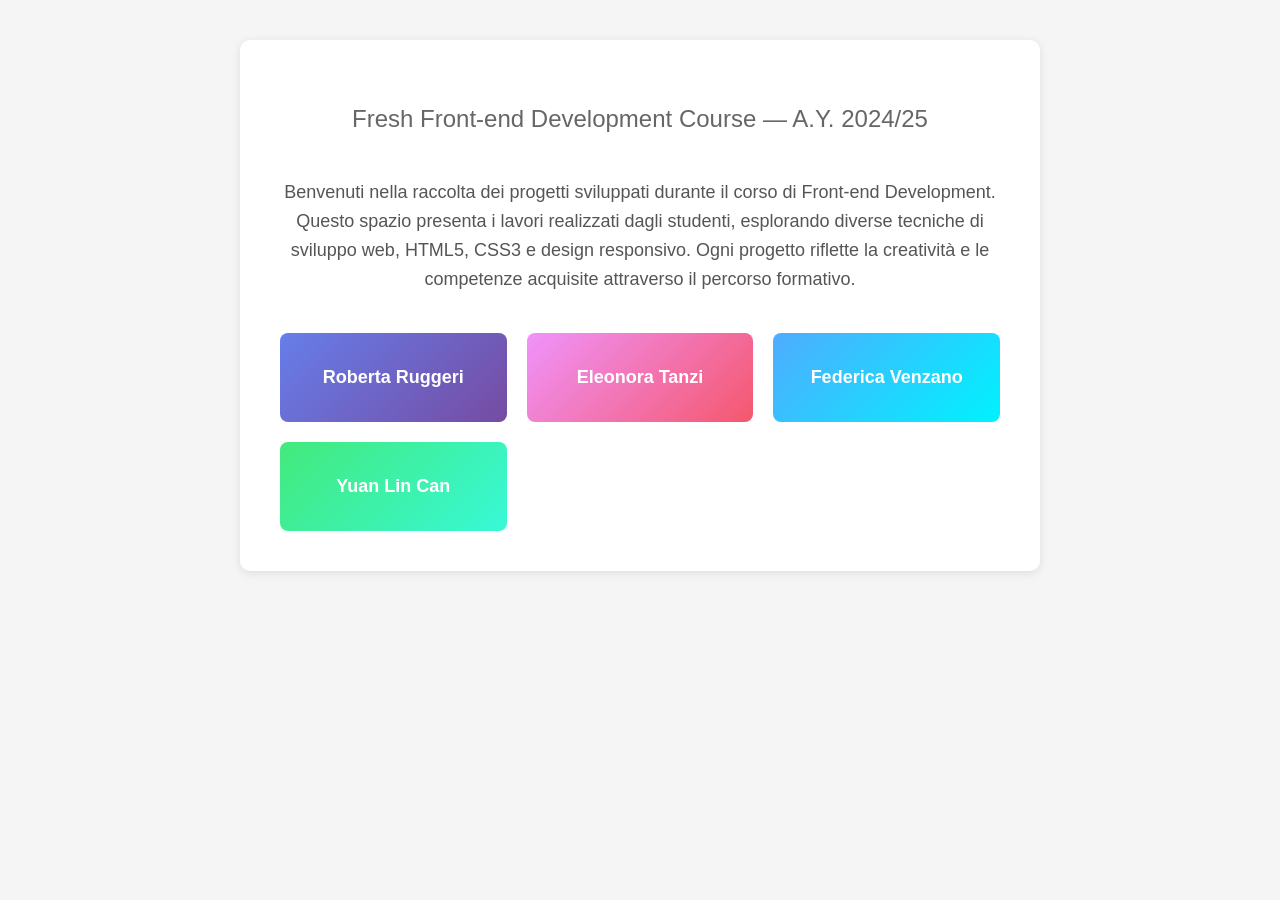
<file: index.html>
<!DOCTYPE html>
<html lang="it">
<head>
    <meta charset="UTF-8">
    <meta name="viewport" content="width=device-width, initial-scale=1.0">
    <title>FED Results - Front-end Development</title>
    <style>
        body {
            font-family: Arial, sans-serif;
            max-width: 800px;
            margin: 0 auto;
            padding: 40px 20px;
            line-height: 1.6;
            background-color: #f5f5f5;
        }
        .container {
            background: white;
            padding: 40px;
            border-radius: 10px;
            box-shadow: 0 2px 10px rgba(0,0,0,0.1);
        }
        h1 {
            color: #333;
            text-align: center;
            margin-bottom: 10px;
        }
        h2 {
            color: #666;
            text-align: center;
            font-weight: normal;
            margin-bottom: 40px;
        }
        .intro {
            font-size: 18px;
            color: #555;
            margin-bottom: 40px;
            text-align: center;
        }
        .links-grid {
            display: grid;
            grid-template-columns: repeat(auto-fit, minmax(200px, 1fr));
            gap: 20px;
            margin-top: 40px;
        }
        .project-link {
            display: block;
            padding: 30px 20px;
            background: linear-gradient(135deg, #667eea 0%, #764ba2 100%);
            color: white;
            text-decoration: none;
            border-radius: 8px;
            text-align: center;
            font-weight: bold;
            font-size: 18px;
            transition: transform 0.3s ease, box-shadow 0.3s ease;
        }
        .project-link:hover {
            transform: translateY(-5px);
            box-shadow: 0 10px 25px rgba(0,0,0,0.2);
        }
        .project-link:nth-child(2) {
            background: linear-gradient(135deg, #f093fb 0%, #f5576c 100%);
        }
        .project-link:nth-child(3) {
            background: linear-gradient(135deg, #4facfe 0%, #00f2fe 100%);
        }
        .project-link:nth-child(4) {
            background: linear-gradient(135deg, #43e97b 0%, #38f9d7 100%);
        }
    </style>
</head>
<body>
    <div class="container">
        <h2>Fresh Front-end Development Course — A.Y. 2024/25</h2>
        <div class="intro">
            Benvenuti nella raccolta dei progetti sviluppati durante il corso di Front-end Development. 
            Questo spazio presenta i lavori realizzati dagli studenti, esplorando diverse tecniche di 
            sviluppo web, HTML5, CSS3 e design responsivo. Ogni progetto riflette la creatività e 
            le competenze acquisite attraverso il percorso formativo.
        </div>
        
        <div class="links-grid">
            <a href="ruggeri/index.html" target="_blank" class="project-link">
                Roberta Ruggeri
            </a>
            <a href="tanzi/index.html" target="_blank" class="project-link">
                Eleonora Tanzi
            </a>
            <a href="venzano/index.html" target="_blank" class="project-link">
                Federica Venzano
            </a>
            <a href="yuanlincan/index.html" target="_blank" class="project-link">
                Yuan Lin Can
            </a>
        </div>
    </div>
</body>
</html>
</file>
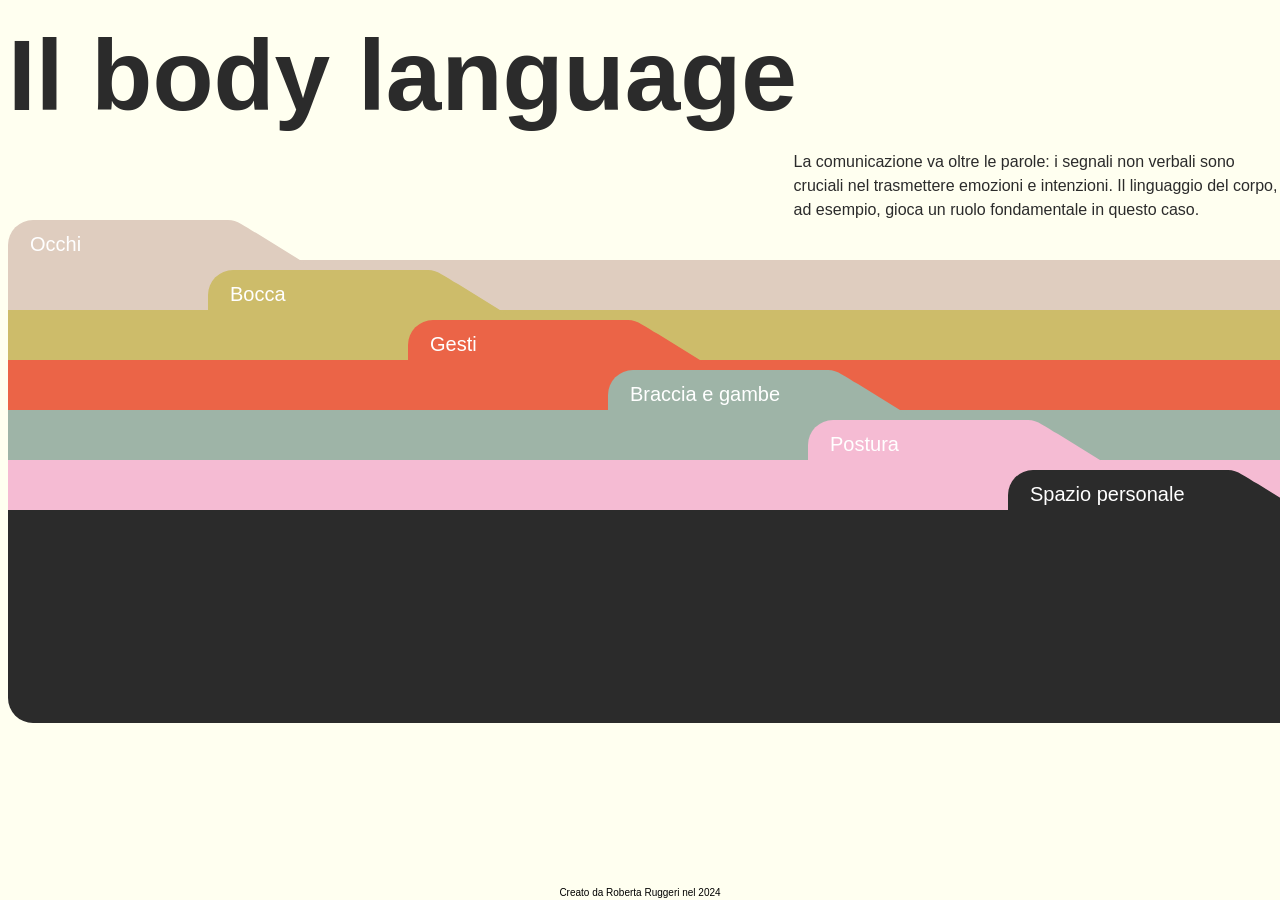
<file: ruggeri/index.html>
<!DOCTYPE html>
<html>
<head>
    <title>Il Body Language</title>
    <link rel="stylesheet" href="css/stile.css">
</head>

<body>
    <div class="folder">
        <a href="folder1.html" class="folder1"></a>
        <a href="folder2.html" class="folder2"></a>
        <a href="folder3.html" class="folder3"></a>
        <a href="folder4.html" class="folder4"></a>
        <a href="folder5.html" class="folder5"></a>
        <a href="folder6.html" class="folder6"></a>
    </div>
    <div>
        <h1 class="header-text">Il body language</h1>
        <p class="body-text">La comunicazione va oltre le parole: i segnali non verbali sono cruciali nel trasmettere emozioni e intenzioni. Il linguaggio del corpo, ad esempio, gioca un ruolo fondamentale in questo caso.</p>
    </div>
    <footer class="footer">
        <p>Creato da Roberta Ruggeri nel 2024</p>
    </footer>
</body>
</html>
</file>
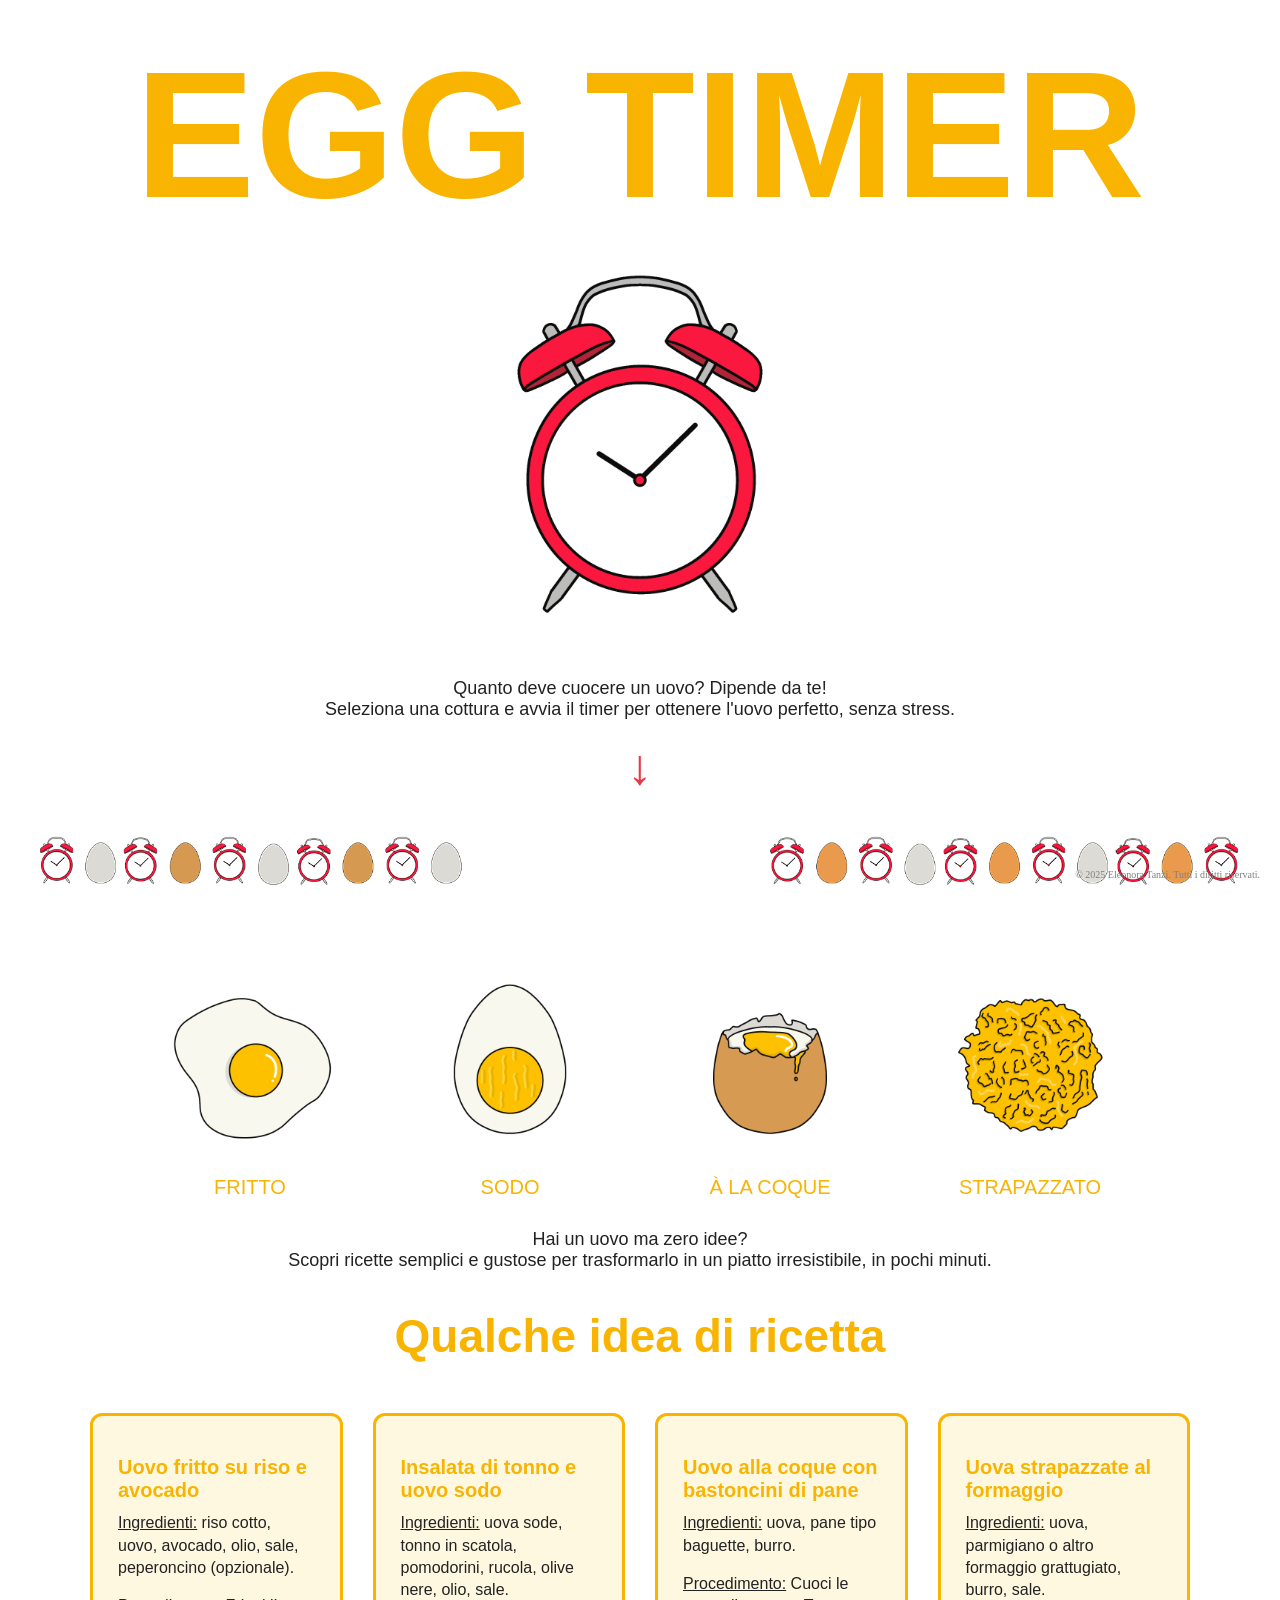
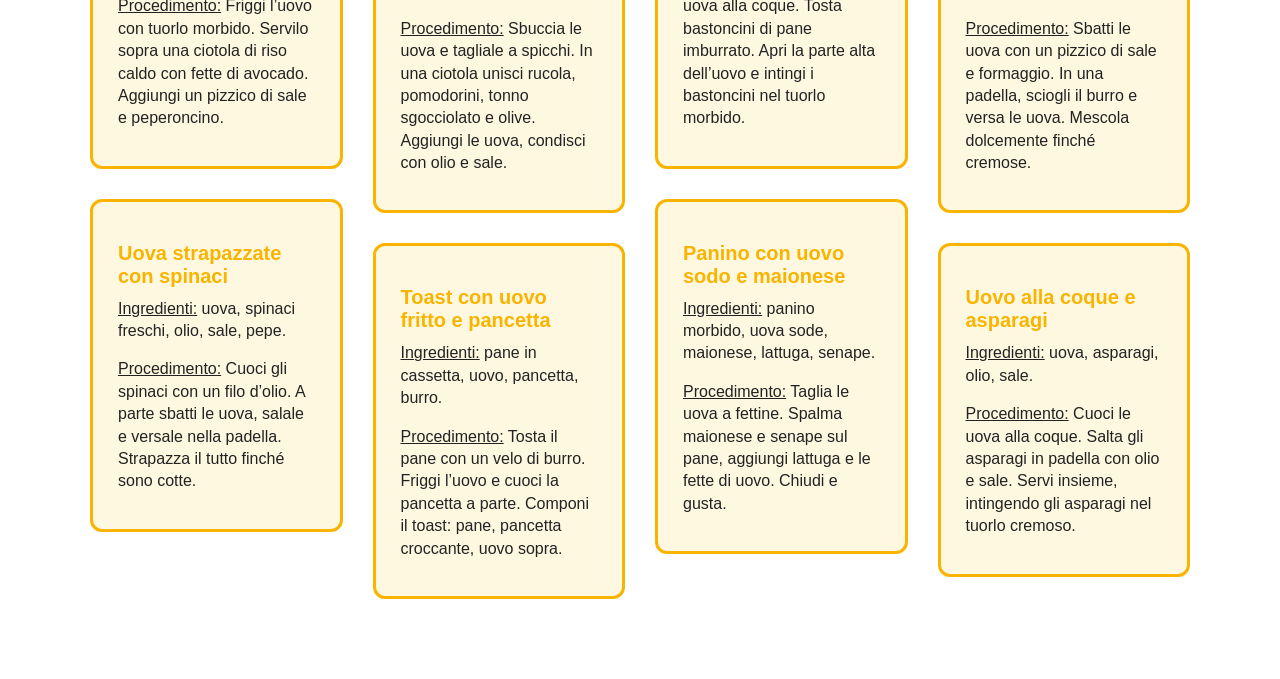
<file: tanzi/index.html>
<!DOCTYPE html>
<html lang="it">
<head>
    <meta charset="UTF-8">
    <title> EGG TIMER </title>
    <link rel="stylesheet" href="css/stile.css">
</head>
<body>
<h1>EGG TIMER</h1>
<div class="container">
    <div class="sveglia"><img src="img/Sveglia.png" alt="Sveglia"></div>
    <p>Quanto deve cuocere un uovo? Dipende da te! <br> Seleziona una cottura e avvia il timer per ottenere l'uovo perfetto, senza stress.</p>
    <p class="freccia">↓</p>
    <div class="intermezzo">
        <img src="img/Intermezzo.png" alt="Intermezzo">
        <img src="img/Intermezzo2.png" alt="Intermezzo2">
    </div>
    <div class="grid">
        <div class="fritto">
            <a href="Fritto/index.html">
                <img src="img/Fritte.png" alt="Fritto">
                <p>FRITTO</p>
            </a>
        </div>
        <div class="sodo">
            <a href="Sodo/index.html">
                <img src="img/Sode.png" alt="Sodo">
                <p>SODO</p>
            </a>
        </div>
        <div class="allacoque">
            <a href="Alla-coque/index.html">
                <img src="img/Alla coque.png" alt="À la coque">
                <p>À LA COQUE</p>
            </a>
        </div>
        <div class="strapazzato">
            <a href="Strapazzato/index.html">
                <img src="img/Strapazzate.png" alt="Strapazzato">
                <p>STRAPAZZATO</p>
            </a>
        </div>
    </div>
    <section class="ricette">
        <p>Hai un uovo ma zero idee? <br> Scopri ricette semplici e gustose per trasformarlo in un piatto irresistibile, in pochi minuti.</p>
        <h2>Qualche idea di ricetta</h2>
        <div class="ricette-flex">
          <div class="colonna">
            <div class="ricetta-box">
              <h3 class="ricetta-titolo">Uovo fritto su riso e avocado</h3>
              <div class="ricetta-contenuto">
                <p><u>Ingredienti:</u> riso cotto, uovo, avocado, olio, sale, peperoncino (opzionale).</p>
                <p><u>Procedimento:</u> Friggi l’uovo con tuorlo morbido. Servilo sopra una ciotola di riso caldo con fette di avocado. Aggiungi un pizzico di sale e peperoncino.</p>
              </div>
            </div>
            <div class="ricetta-box">
              <h3 class="ricetta-titolo">Uova strapazzate con spinaci</h3>
              <div class="ricetta-contenuto">
                <p><u>Ingredienti:</u> uova, spinaci freschi, olio, sale, pepe.</p>
                <p><u>Procedimento:</u> Cuoci gli spinaci con un filo d’olio. A parte sbatti le uova, salale e versale nella padella. Strapazza il tutto finché sono cotte.</p>
              </div>
            </div>
          </div>
          <div class="colonna">
            <div class="ricetta-box">
              <h3 class="ricetta-titolo">Insalata di tonno e uovo sodo</h3>
              <div class="ricetta-contenuto">
                <p><u>Ingredienti:</u> uova sode, tonno in scatola, pomodorini, rucola, olive nere, olio, sale.</p>
                <p><u>Procedimento:</u> Sbuccia le uova e tagliale a spicchi. In una ciotola unisci rucola, pomodorini, tonno sgocciolato e olive. Aggiungi le uova, condisci con olio e sale.</p>
              </div>
            </div>
            <div class="ricetta-box">
              <h3 class="ricetta-titolo">Toast con uovo fritto e pancetta</h3>
              <div class="ricetta-contenuto">
                <p><u>Ingredienti:</u> pane in cassetta, uovo, pancetta, burro.</p>
                <p><u>Procedimento:</u> Tosta il pane con un velo di burro. Friggi l’uovo e cuoci la pancetta a parte. Componi il toast: pane, pancetta croccante, uovo sopra.</p>
              </div>
            </div>
          </div>
          <div class="colonna">
            <div class="ricetta-box">
              <h3 class="ricetta-titolo">Uovo alla coque con bastoncini di pane</h3>
              <div class="ricetta-contenuto">
                <p><u>Ingredienti:</u> uova, pane tipo baguette, burro.</p>
                <p><u>Procedimento:</u> Cuoci le uova alla coque. Tosta bastoncini di pane imburrato. Apri la parte alta dell’uovo e intingi i bastoncini nel tuorlo morbido.</p>
              </div>
            </div>
            <div class="ricetta-box">
              <h3 class="ricetta-titolo">Panino con uovo sodo e maionese</h3>
              <div class="ricetta-contenuto">
                <p><u>Ingredienti:</u> panino morbido, uova sode, maionese, lattuga, senape.</p>
                <p><u>Procedimento:</u> Taglia le uova a fettine. Spalma maionese e senape sul pane, aggiungi lattuga e le fette di uovo. Chiudi e gusta.</p>
              </div>
            </div>
          </div>
          <div class="colonna">
            <div class="ricetta-box">
              <h3 class="ricetta-titolo">Uova strapazzate al formaggio</h3>
              <div class="ricetta-contenuto">
                <p><u>Ingredienti:</u> uova, parmigiano o altro formaggio grattugiato, burro, sale.</p>
                <p><u>Procedimento:</u> Sbatti le uova con un pizzico di sale e formaggio. In una padella, sciogli il burro e versa le uova. Mescola dolcemente finché cremose.</p>
              </div>
            </div>
            <div class="ricetta-box">
              <h3 class="ricetta-titolo">Uovo alla coque e asparagi</h3>
              <div class="ricetta-contenuto">
                <p><u>Ingredienti:</u> uova, asparagi, olio, sale.</p>
                <p><u>Procedimento:</u> Cuoci le uova alla coque. Salta gli asparagi in padella con olio e sale. Servi insieme, intingendo gli asparagi nel tuorlo cremoso.</p>
              </div>
            </div>
          </div>
        </div>
      </section>
</div>
<div class="bottom-text">© 2025 Eleonora Tanzi. Tutti i diritti riservati.</div>

<script>
    window.addEventListener('scroll', () => {
      const intermezzo = document.querySelector('.intermezzo');
      const imgs = intermezzo.querySelectorAll('img');
      const rect = intermezzo.getBoundingClientRect();
      const windowHeight = window.innerHeight;
      const elementTop = rect.top;
      const elementHeight = rect.height;
      let visibilityRatio = 1 - Math.max(0, Math.min(1, elementTop / windowHeight));
        const maxShift = 1800;
        const shift = maxShift * visibilityRatio;
        imgs[0].style.transform = `translateX(${-shift}px)`;
        imgs[1].style.transform = `translateX(${shift}px)`;
    });
</script>

<script>
    window.addEventListener('scroll', () => {
      const grid = document.querySelector('.grid');
      const rect = grid.getBoundingClientRect();
      const windowHeight = window.innerHeight;
  
      const offset = 100;
      const triggerPoint = windowHeight - offset;
  
      if (rect.top < triggerPoint) {
        grid.style.transform = 'translateY(-100px)';
        grid.style.transition = 'transform 0.5s ease-out';
      } else {
        grid.style.transform = 'translateY(0)';
      }
    });
</script>

<script>
        document.querySelectorAll('.ricetta-box').forEach(box => {
    box.style.opacity = 0;
    box.style.transform = 'translateY(50px)';
    });
    const observer = new IntersectionObserver(entries => {
    entries.forEach(entry => {
        if (entry.isIntersecting) {
        entry.target.style.transition = 'opacity 0.6s ease, transform 0.6s ease';
        entry.target.style.opacity = 1;
        entry.target.style.transform = 'translateY(0)';
        observer.unobserve(entry.target);
        }
    });
    }, { threshold: 0.1 });
    document.querySelectorAll('.ricetta-box').forEach(box => observer.observe(box));
</script>


</body>
</html>
</file>
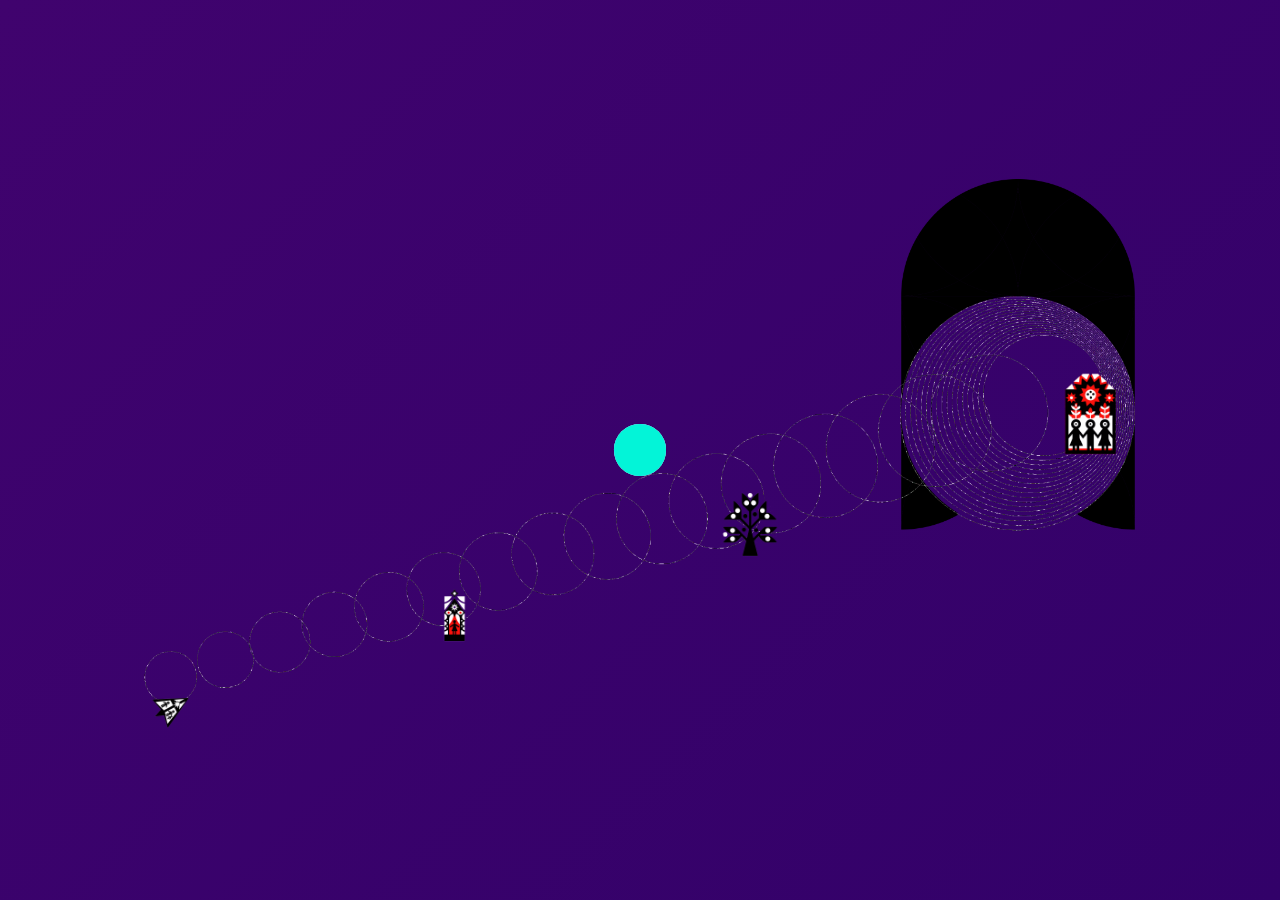
<file: yuanlincan/index.html>
<!DOCTYPE html>
<head>
  <title>Final project</title>
  <link rel="stylesheet" href="styles.css" />
</head>
<body>

    <div class="shape"></div>
    <div class="shape"></div>
    <div class="shape"></div>
    <div class="shape"></div>



    <div class="media-block">
      <img src="IMG/wormhole.png" alt="Wormhole" />
      <div class="icon-wrapper">
        <div class="icon icon1"><img src="IMG/icon1.png" alt="Icon 1"></div>
        <div class="icon icon2"><img src="IMG/icon2.png" alt="Icon 2"></div>
        <div class="icon icon3"><img src="IMG/icon3.png" alt="Icon 3"></div>
        <div class="icon icon4"><img src="IMG/icon4.png" alt="Icon 4"></div>
      </div>
    </div>



  <script>
    window.addEventListener('mousemove', e => {
      document.documentElement.style.setProperty('--clientx', e.clientX);
      document.documentElement.style.setProperty('--clienty', e.clientY);
    });
  </script>
<script>
  const root = document.documentElement;
  const block = document.querySelector('.media-block');
  block.addEventListener('mouseenter', () => {
    document.body.classList.add('wormhole');
  });
  block.addEventListener('mouseleave', () => {
    document.body.classList.remove('wormhole');
  });
</script>
</body>
</html>
</file>
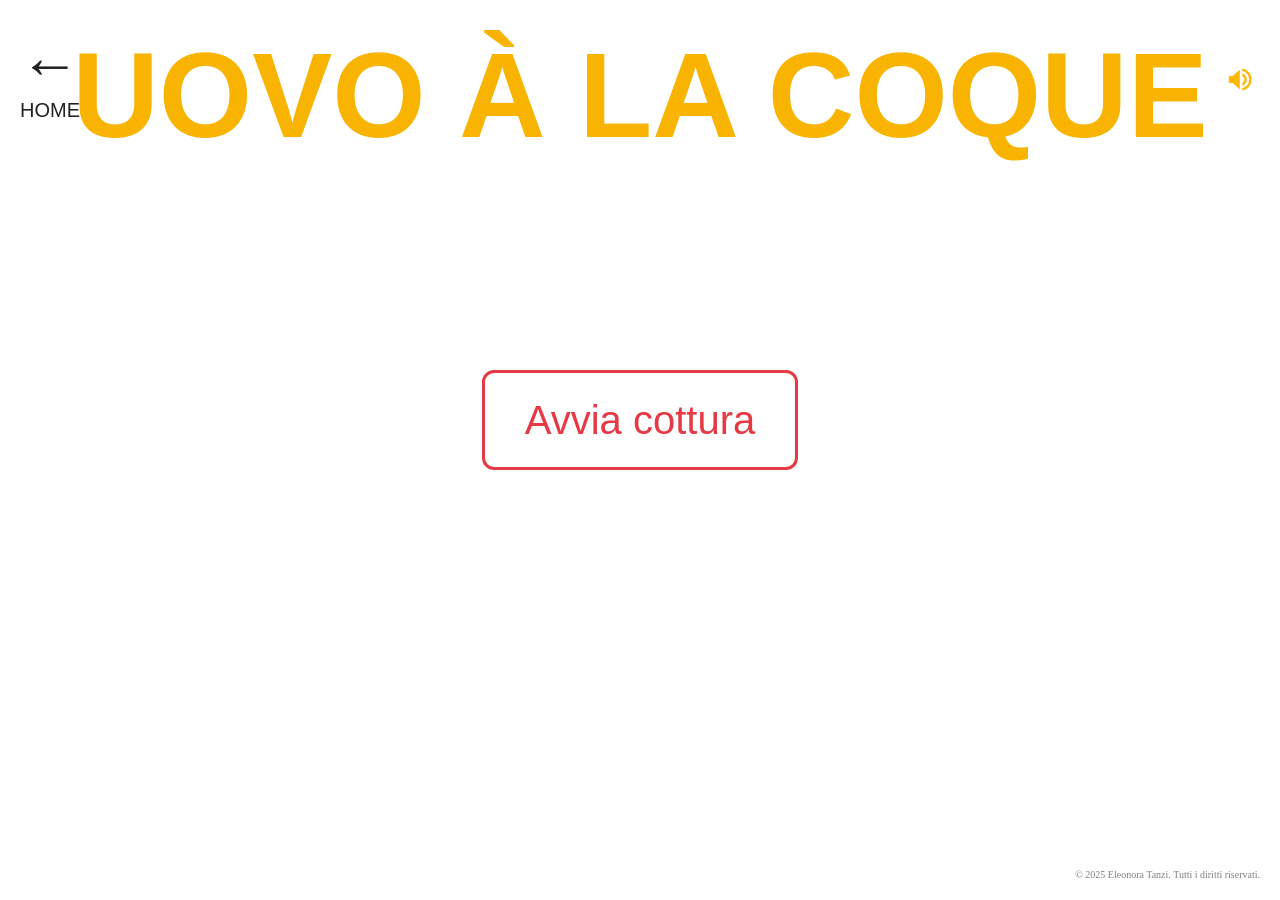
<file: tanzi/Alla-coque/index.html>
<!DOCTYPE html>
<html lang="it">
<head>
    <meta charset="UTF-8">
    <title> EGG TIMER </title>
    <link rel="stylesheet" href="css/stile.css">
</head>
<body>

<h1>UOVO À LA COQUE</h1>
<div class="tempo-cottura">
    <button class="avvia-cottura">Avvia cottura</button>
    <div class="timer-video">
        <img src="img/Uova_Sodealla_Coque.gif" alt="cottura-gif" class="cottura-gif">
        <div class="timer"></div>
    </div>
    <div class="pronto">
     <img src="img/Sveglia.png" alt="Sveglia">
     <p>Pronto!</p>
    </div>
    <audio class="suono-sveglia" src="audio/Alarm clock sound.mp3"></audio>
</div>

<div class="home">
    <a href="file:///Users/eleonoratanzi/Desktop/EX-Egg%20Timer/index.html#">
        <p class="freccia">←</p>
        <p>HOME</p>
    </a>
</div>

<button class="mute-toggle">
    <img src="img/Volume-On.png" alt="Volume On">
</button>

<div class="bottom-text">© 2025 Eleonora Tanzi. Tutti i diritti riservati.</div>

<script>
    const bottone = document.querySelector(".avvia-cottura");
    const gif = document.querySelector(".cottura-gif");
    const pronto = document.querySelector(".pronto");
    const timerDiv = document.querySelector(".timer");
    const timerVideo = document.querySelector(".timer-video");
    const audioSveglia = document.querySelector(".suono-sveglia");
    const muteBtn = document.querySelector(".mute-toggle");
    const muteImg = muteBtn.querySelector("img");

    let durata = 240;
    let intervallo = null;

    function formattaTempo(secondi) {
        const min = Math.floor(secondi / 60);
        const sec = secondi % 60;
        return `${min.toString().padStart(2, '0')}:${sec.toString().padStart(2, '0')}`;
    }

    bottone.addEventListener("click", () => {
        bottone.style.display = "none";
        pronto.style.display = "none";
        timerVideo.style.display = "block";
        gif.style.display = "block";
        durata = 240;
        timerDiv.textContent = formattaTempo(durata);

        if (intervallo) clearInterval(intervallo);
        intervallo = setInterval(() => {
            durata--;
            timerDiv.textContent = formattaTempo(durata);

            if (durata <= 0) {
                clearInterval(intervallo);
                intervallo = null;
                gif.style.display = "none";
                timerVideo.style.display = "none";
                pronto.style.display = "block";

                audioSveglia.currentTime = 0;
                audioSveglia.play();

                pronto.querySelector("img").classList.add("oscilla");
            }
        }, 1000);
    });

    muteBtn.addEventListener("click", () => {
        audioSveglia.muted = !audioSveglia.muted;
        if (audioSveglia.muted) {
            muteImg.src = "img/Volume-Off.png";
            muteImg.alt = "Volume Off";
        } else {
            muteImg.src = "img/Volume-On.png";
            muteImg.alt = "Volume On";
        }
    });
</script>

</body>
</html>
</file>
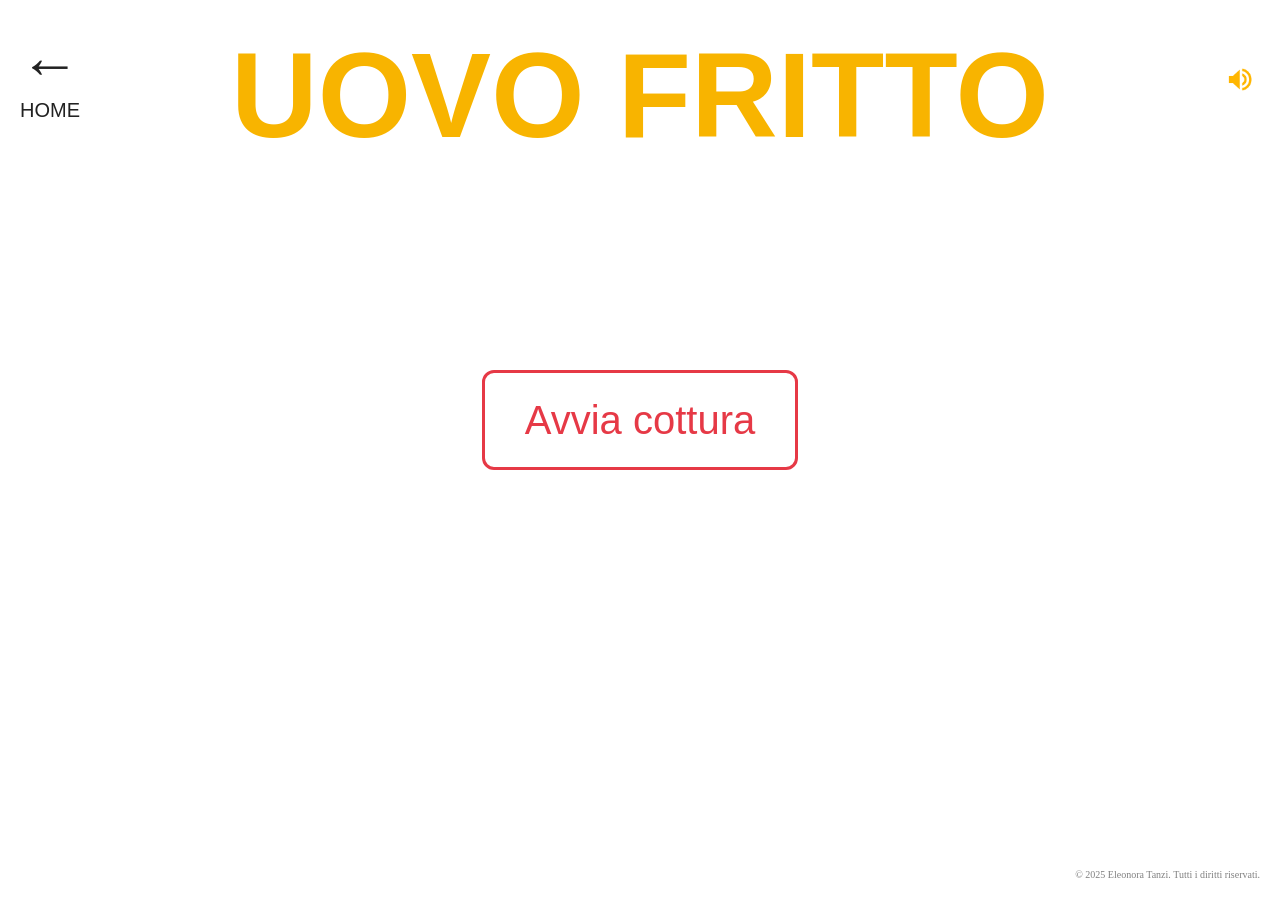
<file: tanzi/Fritto/index.html>
<!DOCTYPE html>
<html lang="it">
<head>
    <meta charset="UTF-8">
    <title> EGG TIMER </title>
    <link rel="stylesheet" href="css/stile.css">
</head>
<body>

<h1>UOVO FRITTO</h1>
<div class="tempo-cottura">
    <button class="avvia-cottura">Avvia cottura</button>
    <div class="timer-video">
        <img src="img/Uova_Fritte.gif" alt="cottura-gif" class="cottura-gif">
        <div class="timer"></div>
    </div>
    <div class="pronto">
     <img src="img/Sveglia.png" alt="Sveglia">
     <p>Pronto!</p>
    </div>
    <audio class="suono-sveglia" src="audio/Alarm clock sound.mp3"></audio>
</div>

<div class="home">
    <a href="file:///Users/eleonoratanzi/Desktop/EX-Egg%20Timer/index.html#">
        <p class="freccia">←</p>
        <p>HOME</p>
    </a>
</div>

<button class="mute-toggle">
    <img src="img/Volume-On.png" alt="Volume On">
</button>

<div class="bottom-text">© 2025 Eleonora Tanzi. Tutti i diritti riservati.</div>

<script>
    const bottone = document.querySelector(".avvia-cottura");
    const gif = document.querySelector(".cottura-gif");
    const pronto = document.querySelector(".pronto");
    const timerDiv = document.querySelector(".timer");
    const timerVideo = document.querySelector(".timer-video");
    const audioSveglia = document.querySelector(".suono-sveglia");
    const muteBtn = document.querySelector(".mute-toggle");
    const muteImg = muteBtn.querySelector("img");

    let durata = 180;
    let intervallo = null;

    function formattaTempo(secondi) {
        const min = Math.floor(secondi / 60);
        const sec = secondi % 60;
        return `${min.toString().padStart(2, '0')}:${sec.toString().padStart(2, '0')}`;
    }

    bottone.addEventListener("click", () => {
        bottone.style.display = "none";
        pronto.style.display = "none";
        timerVideo.style.display = "block";
        gif.style.display = "block";
        durata = 180;
        timerDiv.textContent = formattaTempo(durata);

        if (intervallo) clearInterval(intervallo);
        intervallo = setInterval(() => {
            durata--;
            timerDiv.textContent = formattaTempo(durata);

            if (durata <= 0) {
                clearInterval(intervallo);
                intervallo = null;
                gif.style.display = "none";
                timerVideo.style.display = "none";
                pronto.style.display = "block";

                audioSveglia.currentTime = 0;
                audioSveglia.play();

                pronto.querySelector("img").classList.add("oscilla");
            }
        }, 1000);
    });

    muteBtn.addEventListener("click", () => {
        audioSveglia.muted = !audioSveglia.muted;
        if (audioSveglia.muted) {
            muteImg.src = "img/Volume-Off.png";
            muteImg.alt = "Volume Off";
        } else {
            muteImg.src = "img/Volume-On.png";
            muteImg.alt = "Volume On";
        }
    });
</script>

</body>
</html>
</file>
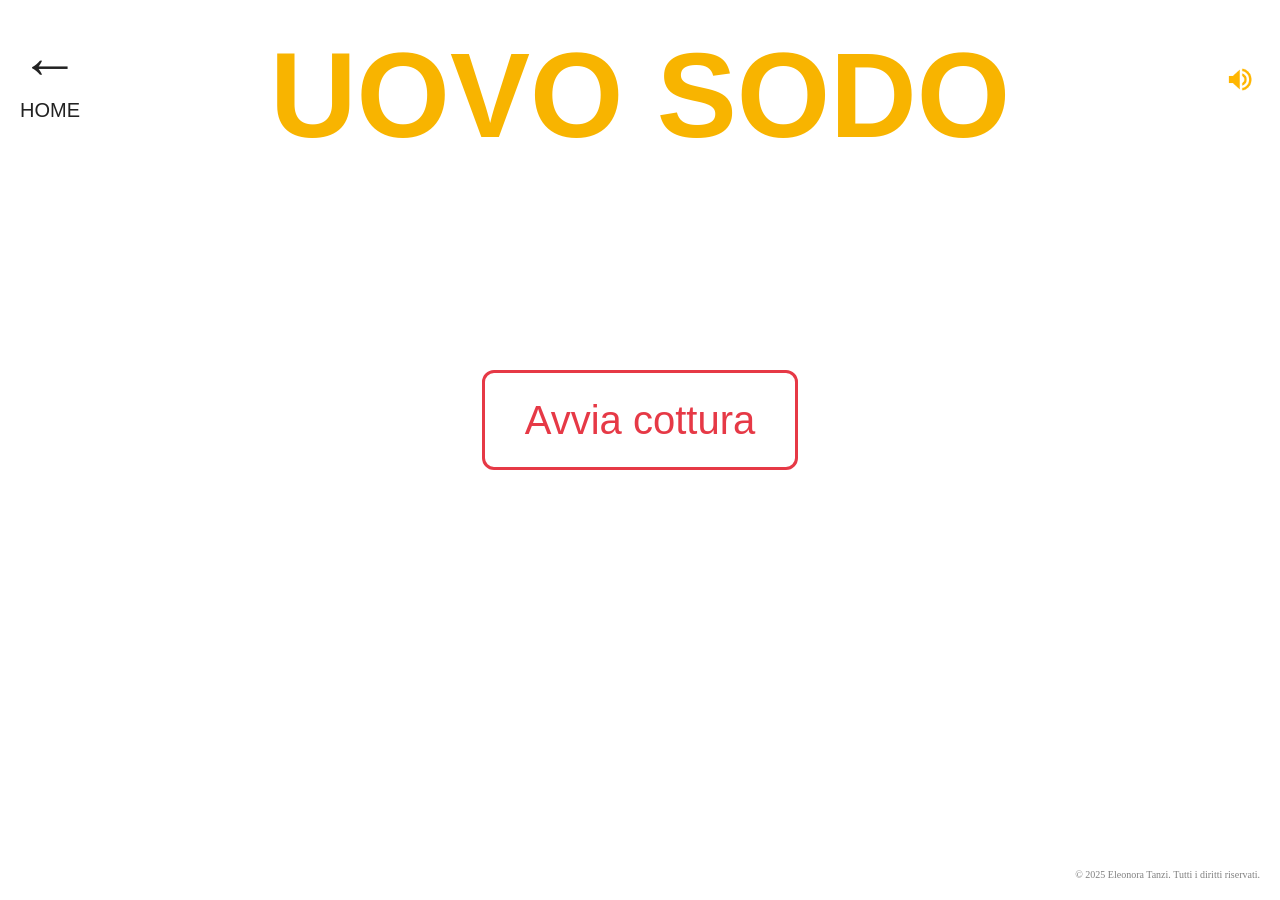
<file: tanzi/Sodo/index.html>
<!DOCTYPE html>
<html lang="it">
<head>
    <meta charset="UTF-8">
    <title> EGG TIMER </title>
    <link rel="stylesheet" href="css/stile.css">
</head>
<body>

<h1>UOVO SODO</h1>
<div class="tempo-cottura">
    <button class="avvia-cottura">Avvia cottura</button>
    <div class="timer-video">
        <img src="img/Uova_Sodealla_Coque.gif" alt="cottura-gif" class="cottura-gif">
        <div class="timer"></div>
    </div>
    <div class="pronto">
     <img src="img/Sveglia.png" alt="Sveglia">
     <p>Pronto!</p>
    </div>
    <audio class="suono-sveglia" src="audio/Alarm clock sound.mp3"></audio>
</div>

<div class="home">
    <a href="file:///Users/eleonoratanzi/Desktop/EX-Egg%20Timer/index.html#">
        <p class="freccia">←</p>
        <p>HOME</p>
    </a>
</div>

<button class="mute-toggle">
    <img src="img/Volume-On.png" alt="Volume On">
</button>

<div class="bottom-text">© 2025 Eleonora Tanzi. Tutti i diritti riservati.</div>

<script>
    const bottone = document.querySelector(".avvia-cottura");
    const gif = document.querySelector(".cottura-gif");
    const pronto = document.querySelector(".pronto");
    const timerDiv = document.querySelector(".timer");
    const timerVideo = document.querySelector(".timer-video");
    const audioSveglia = document.querySelector(".suono-sveglia");
    const muteBtn = document.querySelector(".mute-toggle");
    const muteImg = muteBtn.querySelector("img");

    let durata = 480;
    let intervallo = null;

    function formattaTempo(secondi) {
        const min = Math.floor(secondi / 60);
        const sec = secondi % 60;
        return `${min.toString().padStart(2, '0')}:${sec.toString().padStart(2, '0')}`;
    }

    bottone.addEventListener("click", () => {
        bottone.style.display = "none";
        pronto.style.display = "none";
        timerVideo.style.display = "block";
        gif.style.display = "block";
        durata = 480;
        timerDiv.textContent = formattaTempo(durata);

        if (intervallo) clearInterval(intervallo);
        intervallo = setInterval(() => {
            durata--;
            timerDiv.textContent = formattaTempo(durata);

            if (durata <= 0) {
                clearInterval(intervallo);
                intervallo = null;
                gif.style.display = "none";
                timerVideo.style.display = "none";
                pronto.style.display = "block";

                audioSveglia.currentTime = 0;
                audioSveglia.play();

                pronto.querySelector("img").classList.add("oscilla");
            }
        }, 1000);
    });

    muteBtn.addEventListener("click", () => {
        audioSveglia.muted = !audioSveglia.muted;
        if (audioSveglia.muted) {
            muteImg.src = "img/Volume-Off.png";
            muteImg.alt = "Volume Off";
        } else {
            muteImg.src = "img/Volume-On.png";
            muteImg.alt = "Volume On";
        }
    });
</script>

</body>
</html>
</file>
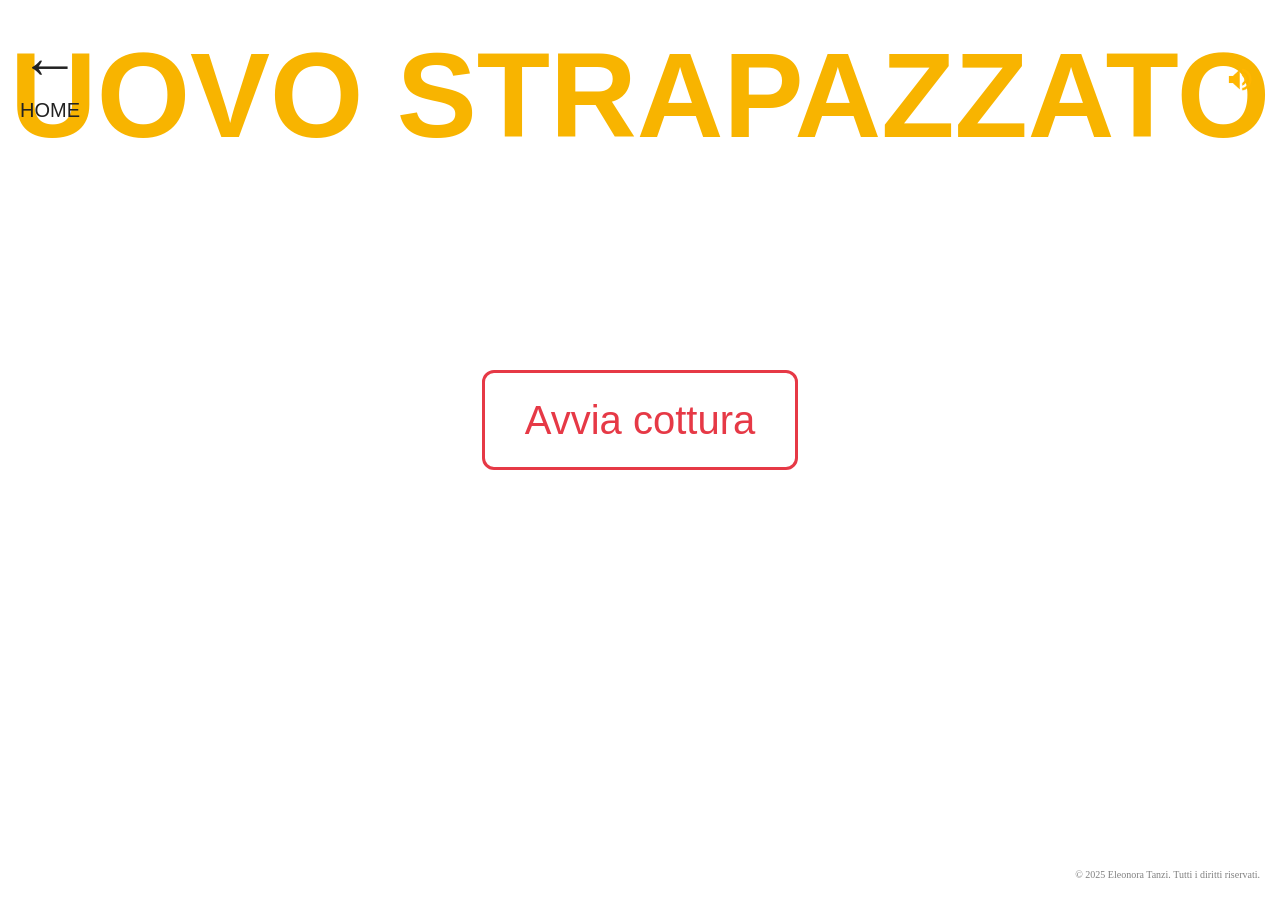
<file: tanzi/Strapazzato/index.html>
<!DOCTYPE html>
<html lang="it">
<head>
    <meta charset="UTF-8">
    <title> EGG TIMER </title>
    <link rel="stylesheet" href="css/stile.css">
</head>
<body>

<h1>UOVO STRAPAZZATO</h1>
<div class="tempo-cottura">
    <button class="avvia-cottura">Avvia cottura</button>
    <div class="timer-video">
        <img src="img/Uova_Strapazzate.gif" alt="cottura-gif" class="cottura-gif">
        <div class="timer"></div>
    </div>
    <div class="pronto">
     <img src="img/Sveglia.png" alt="Sveglia">
     <p>Pronto!</p>
    </div>
    <audio class="suono-sveglia" src="audio/Alarm clock sound.mp3"></audio>
</div>

<div class="home">
    <a href="file:///Users/eleonoratanzi/Desktop/EX-Egg%20Timer/index.html#">
        <p class="freccia">←</p>
        <p>HOME</p>
    </a>
</div>

<button class="mute-toggle">
    <img src="img/Volume-On.png" alt="Volume On">
</button>

<div class="bottom-text">© 2025 Eleonora Tanzi. Tutti i diritti riservati.</div>

<script>
    const bottone = document.querySelector(".avvia-cottura");
    const gif = document.querySelector(".cottura-gif");
    const pronto = document.querySelector(".pronto");
    const timerDiv = document.querySelector(".timer");
    const timerVideo = document.querySelector(".timer-video");
    const audioSveglia = document.querySelector(".suono-sveglia");
    const muteBtn = document.querySelector(".mute-toggle");
    const muteImg = muteBtn.querySelector("img");

    let durata = 120;
    let intervallo = null;

    function formattaTempo(secondi) {
        const min = Math.floor(secondi / 60);
        const sec = secondi % 60;
        return `${min.toString().padStart(2, '0')}:${sec.toString().padStart(2, '0')}`;
    }

    bottone.addEventListener("click", () => {
        bottone.style.display = "none";
        pronto.style.display = "none";
        timerVideo.style.display = "block";
        gif.style.display = "block";
        durata = 120;
        timerDiv.textContent = formattaTempo(durata);

        if (intervallo) clearInterval(intervallo);
        intervallo = setInterval(() => {
            durata--;
            timerDiv.textContent = formattaTempo(durata);

            if (durata <= 0) {
                clearInterval(intervallo);
                intervallo = null;
                gif.style.display = "none";
                timerVideo.style.display = "none";
                pronto.style.display = "block";

                audioSveglia.currentTime = 0;
                audioSveglia.play();

                pronto.querySelector("img").classList.add("oscilla");
            }
        }, 1000);
    });

    muteBtn.addEventListener("click", () => {
        audioSveglia.muted = !audioSveglia.muted;
        if (audioSveglia.muted) {
            muteImg.src = "img/Volume-Off.png";
            muteImg.alt = "Volume Off";
        } else {
            muteImg.src = "img/Volume-On.png";
            muteImg.alt = "Volume On";
        }
    });
</script>

</body>
</html>
</file>
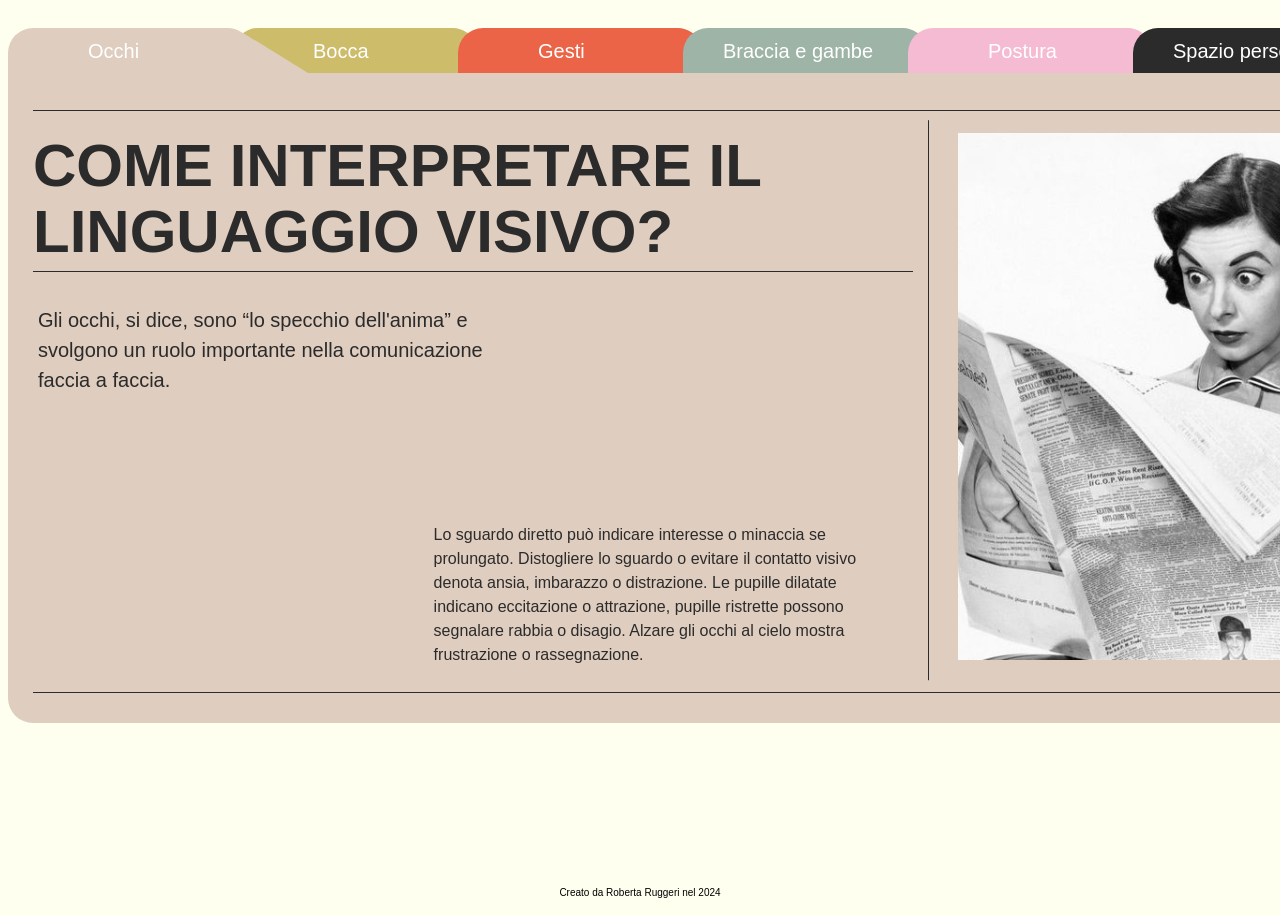
<file: ruggeri/folder1.html>
<!DOCTYPE html>
<html>
<head>
    <title>Il Body Language - Folder 1</title>
    <link rel="stylesheet" href="css/stile1.css">
    <style>
        .column {
            float: left;
            width: 50%;
        }

        /* Clear floats after the columns */
        .row:after {
            content: "";
            display: table;
            clear: both;
        }

        /* Responsive layout - makes the columns stack on top of each other instead of next to each other on smaller screens (600px wide or less) */
        @media screen and (max-width: 600px) {
            .column {
                width: 100%;
            }
        }
    </style>
</head>
<body>
    <div class="folder">
        <div class="folder1-content">
        </div>
        <a href="index.html" class="folder1"></a>
        <a href="folder2.html" class="folder2"></a>
        <a href="folder3.html" class="folder3"></a>
        <a href="folder4.html" class="folder4"></a>
        <a href="folder5.html" class="folder5"></a>
        <a href="folder6.html" class="folder6"></a>
    </div>
        <div class="contenitore">
            <h1 class="header-text">COME INTERPRETARE IL LINGUAGGIO VISIVO?</h1>
            <p class="body-text">Gli occhi, si dice, sono “lo specchio dell'anima” e svolgono un ruolo importante nella comunicazione faccia a faccia.</p>
            <img src="css/occhi.jpeg.jpg" alt="occhi.jpeg">
            <div class="horizontal-line1"></div>
            <p class="secondo-text">Lo sguardo diretto può indicare interesse o minaccia se prolungato. Distogliere lo sguardo o evitare il contatto visivo denota ansia, imbarazzo o distrazione. Le pupille dilatate indicano eccitazione o attrazione, pupille ristrette possono segnalare rabbia o disagio. Alzare gli occhi al cielo mostra frustrazione o rassegnazione.</p>
            <div class="orizzontale2"></div>
            <div class="vertical-line"></div>
            <div class="orizzontale3"></div>
    </div>
    <footer class="footer">
        <p>Creato da Roberta Ruggeri nel 2024</p>
    </footer>
</body>
</html>
</file>
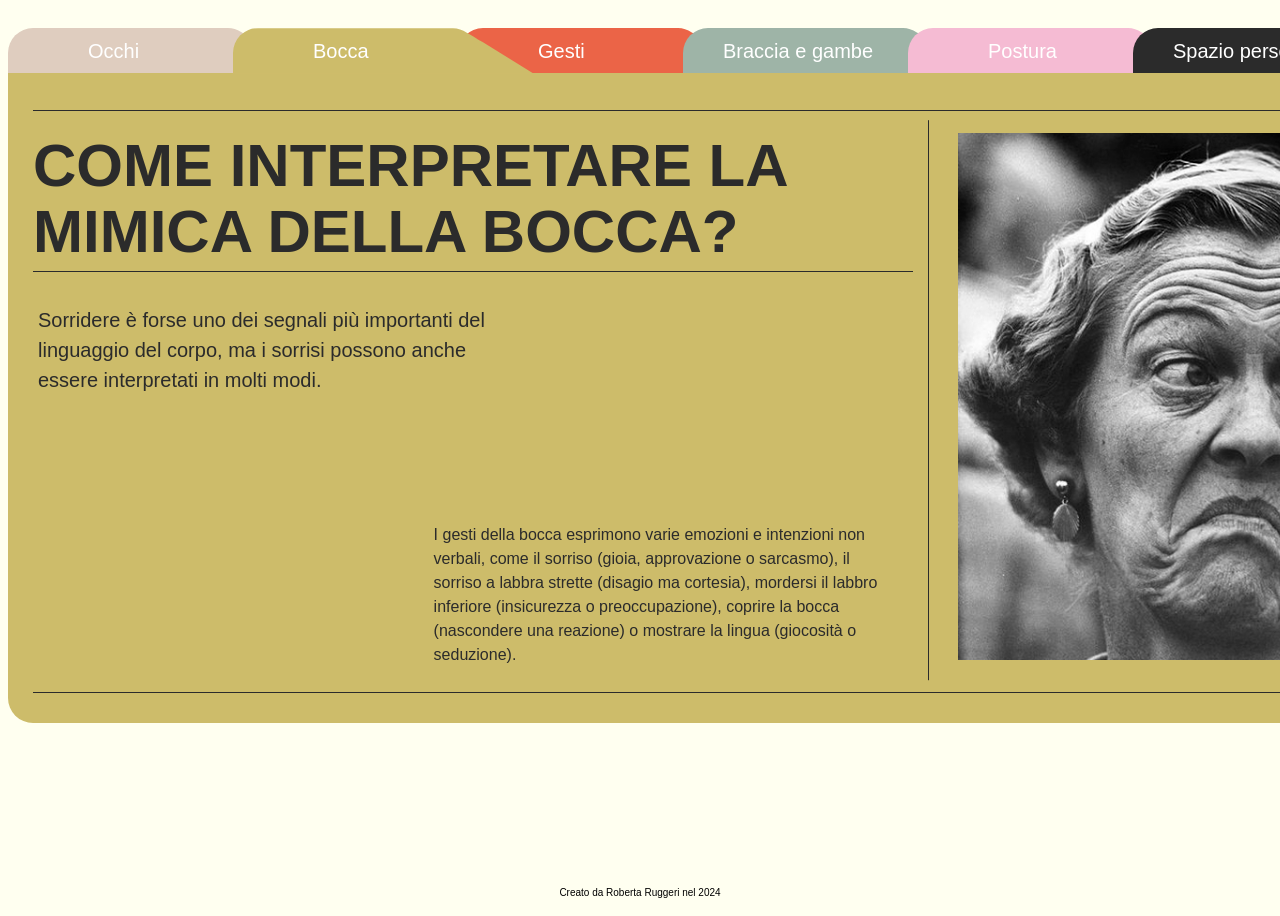
<file: ruggeri/folder2.html>
<!DOCTYPE html>
<html>
<head>
    <title>Il Body Language - Folder 2</title>
    <link rel="stylesheet" href="css/stile2.css">
</head>

<body>
    <div class="folder">
        <a href="index.html" class="folder2"></a>
        <a href="folder1.html" class="folder1"></a>
        <a href="folder3.html" class="folder3"></a>
        <a href="folder4.html" class="folder4"></a>
        <a href="folder5.html" class="folder5"></a>
        <a href="folder6.html" class="folder6"></a>
    </div>
    <div class="contenitore">
        <h1 class="header-text">COME INTERPRETARE LA MIMICA DELLA BOCCA?</h1>
        <p class="body-text">Sorridere è forse uno dei segnali più importanti del linguaggio del corpo, ma i sorrisi possono anche essere interpretati in molti modi.</p>
        <img src="css/bocca.jpg" alt="bocca.jpeg">
        <div class="horizontal-line1"></div>
        <p class="secondo-text">I gesti della bocca esprimono varie emozioni e intenzioni non verbali, come il sorriso (gioia, approvazione o sarcasmo), il sorriso a labbra strette (disagio ma cortesia), mordersi il labbro inferiore (insicurezza o preoccupazione), coprire la bocca (nascondere una reazione) o mostrare la lingua (giocosità o seduzione).</p>
        <div class="orizzontale2"></div>
        <div class="vertical-line"></div>
        <div class="orizzontale3"></div>
    </div>
    <footer class="footer">
        <p>Creato da Roberta Ruggeri nel 2024</p>
    </footer>
</body>
</html>
</file>
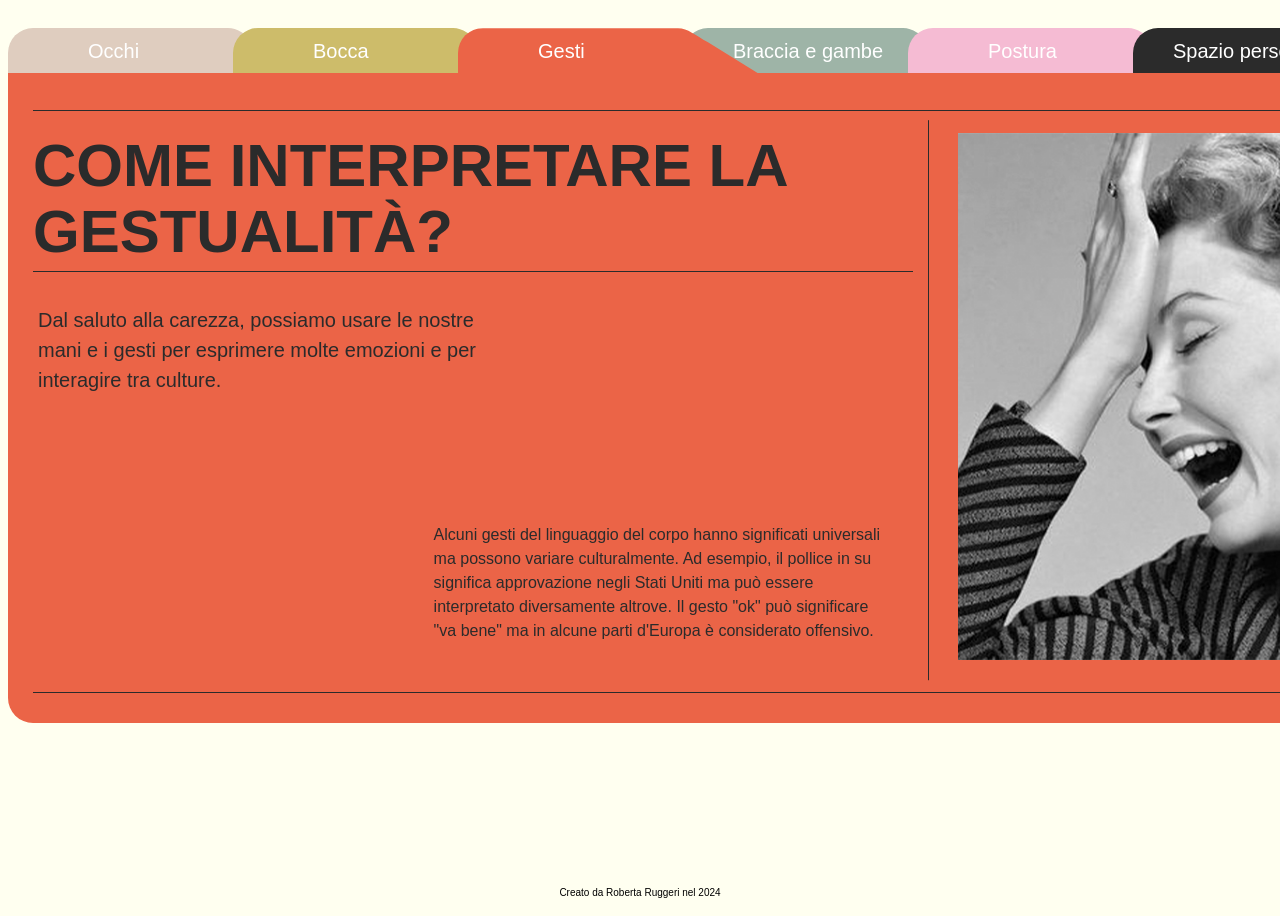
<file: ruggeri/folder3.html>
<!DOCTYPE html>
<html>
<head>
    <title>Il Body Language - Folder 3</title>
    <link rel="stylesheet" href="css/stile3.css">
</head>

<body>
    <div class="folder">
        <a href="index.html" class="folder3"></a>
        <a href="folder1.html" class="folder1"></a>
        <a href="folder2.html" class="folder2"></a>
        <a href="folder4.html" class="folder4"></a>
        <a href="folder5.html" class="folder5"></a>
        <a href="folder6.html" class="folder6"></a>
    </div>
    <div class="contenitore">
        <h1 class="header-text">COME INTERPRETARE LA GESTUALITÀ?</h1>
        <p class="body-text">Dal saluto alla carezza, possiamo usare le nostre mani e i gesti per esprimere molte emozioni e per interagire tra culture.</p>
        <img src="css/gesti.jpg" alt="gesti.jpeg">
        <div class="horizontal-line1"></div>
        <p class="secondo-text">Alcuni gesti del linguaggio del corpo hanno significati universali ma possono variare culturalmente. Ad esempio, il pollice in su significa approvazione negli Stati Uniti ma può essere interpretato diversamente altrove. Il gesto "ok" può significare "va bene" ma in alcune parti d'Europa è considerato offensivo.</p>
        <div class="orizzontale2"></div>
        <div class="vertical-line"></div>
        <div class="orizzontale3"></div>
</div>
    <footer class="footer">
        <p>Creato da Roberta Ruggeri nel 2024</p>
    </footer>
</body>
</html>
</file>
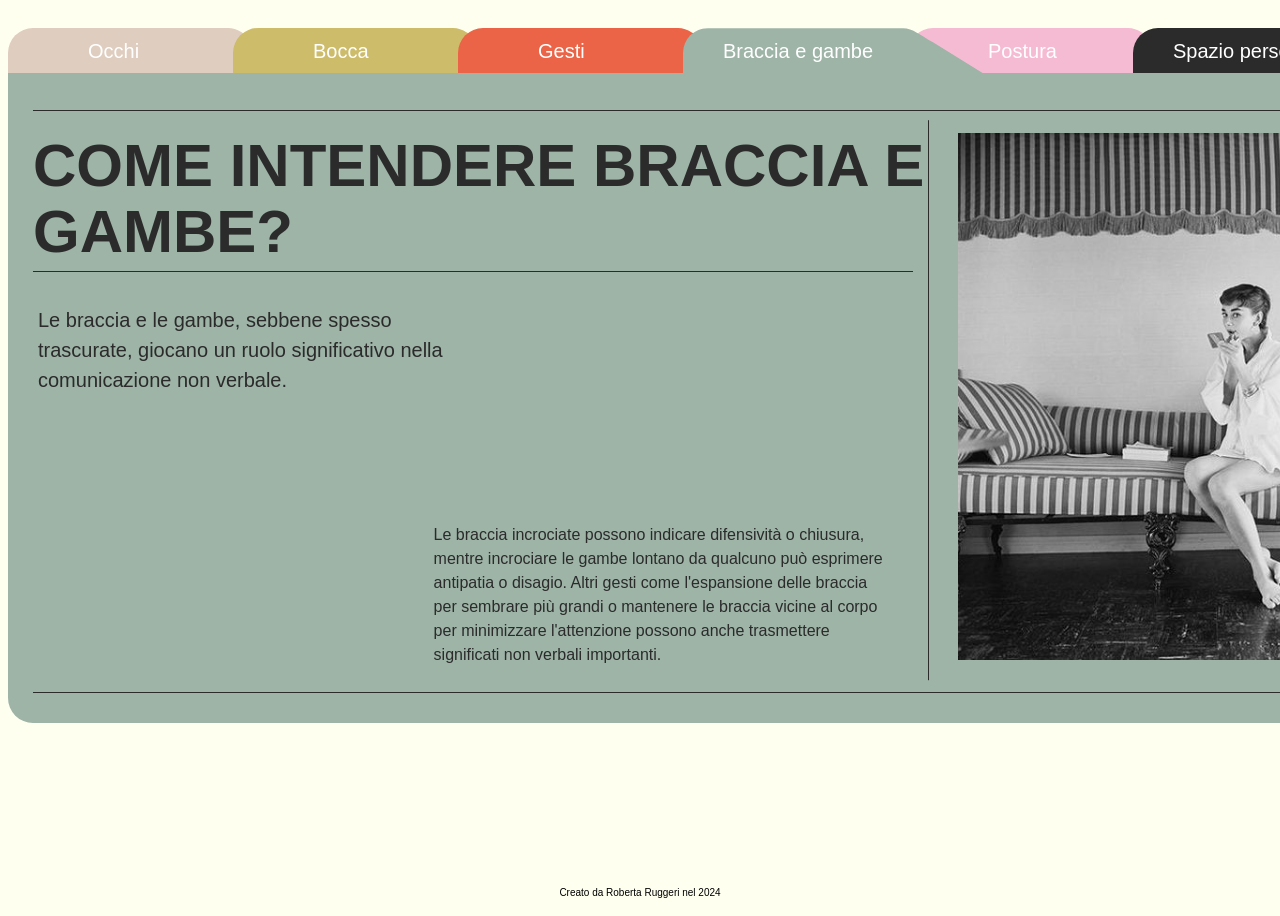
<file: ruggeri/folder4.html>
<!DOCTYPE html>
<html>
<head>
    <title>Il Body Language - Folder 4</title>
    <link rel="stylesheet" href="css/stile4.css">
</head>

<body>
    <div class="folder">
        <a href="index.html" class="folder4"></a>
        <a href="folder1.html" class="folder1"></a>
        <a href="folder2.html" class="folder2"></a>
        <a href="folder3.html" class="folder3"></a>
        <a href="folder5.html" class="folder5"></a>
        <a href="folder6.html" class="folder6"></a>
    </div>
    <div class="contenitore">
        <h1 class="header-text">COME INTENDERE BRACCIA E GAMBE?</h1>
        <p class="body-text">Le braccia e le gambe, sebbene spesso trascurate, giocano un ruolo significativo nella comunicazione non verbale.</p>
        <img src="css/braccia e gambe.jpg" alt="braccia e gambe.jpeg">
        <div class="horizontal-line1"></div>
        <p class="secondo-text">Le braccia incrociate possono indicare difensività o chiusura, mentre incrociare le gambe lontano da qualcuno può esprimere antipatia o disagio. Altri gesti come l'espansione delle braccia per sembrare più grandi o mantenere le braccia vicine al corpo per minimizzare l'attenzione possono anche trasmettere significati non verbali importanti.</p>
        <div class="orizzontale2"></div>
        <div class="vertical-line"></div>
        <div class="orizzontale3"></div>
</div>
    <footer class="footer">
        <p>Creato da Roberta Ruggeri nel 2024</p>
    </footer>
</body>
</html>
</file>
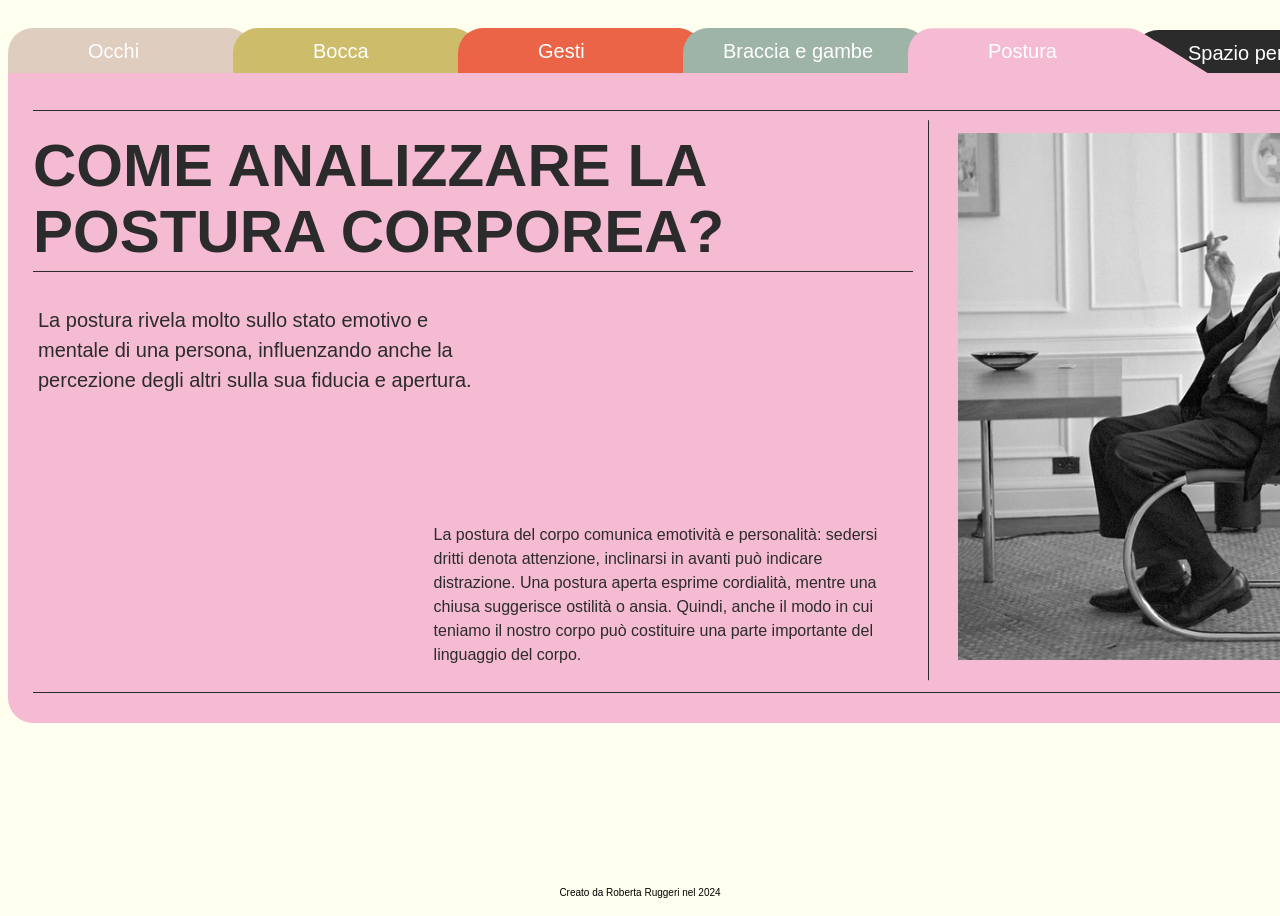
<file: ruggeri/folder5.html>
<!DOCTYPE html>
<html>
<head>
    <title>Il Body Language - Folder 5</title>
    <link rel="stylesheet" href="css/stile5.css">
</head>

<body>
    <div class="folder">
        <a href="index.html" class="folder5"></a>
        <a href="folder1.html" class="folder1"></a>
        <a href="folder2.html" class="folder2"></a>
        <a href="folder3.html" class="folder3"></a>
        <a href="folder4.html" class="folder4"></a>
        <a href="folder6.html" class="folder6"></a>
    </div>
    <div class="contenitore">
        <h1 class="header-text">COME ANALIZZARE LA POSTURA CORPOREA?</h1>
        <p class="body-text">La postura rivela molto sullo stato emotivo e mentale di una persona, influenzando anche la percezione degli altri sulla sua fiducia e apertura.</p>
        <img src="css/postura.jpg" alt="postura.jpeg">
        <div class="horizontal-line1"></div>
        <p class="secondo-text">La postura del corpo comunica emotività e personalità: sedersi dritti denota attenzione, inclinarsi in avanti può indicare distrazione. Una postura aperta esprime cordialità, mentre una chiusa suggerisce ostilità o ansia. Quindi, anche il modo in cui teniamo il nostro corpo può costituire una parte importante del linguaggio del corpo.</p>
        <div class="orizzontale2"></div>
        <div class="vertical-line"></div>
        <div class="orizzontale3"></div>
</div>
    <footer class="footer">
    <p>Creato da Roberta Ruggeri nel 2024</p>
    </footer>
</body>
</html>
</file>
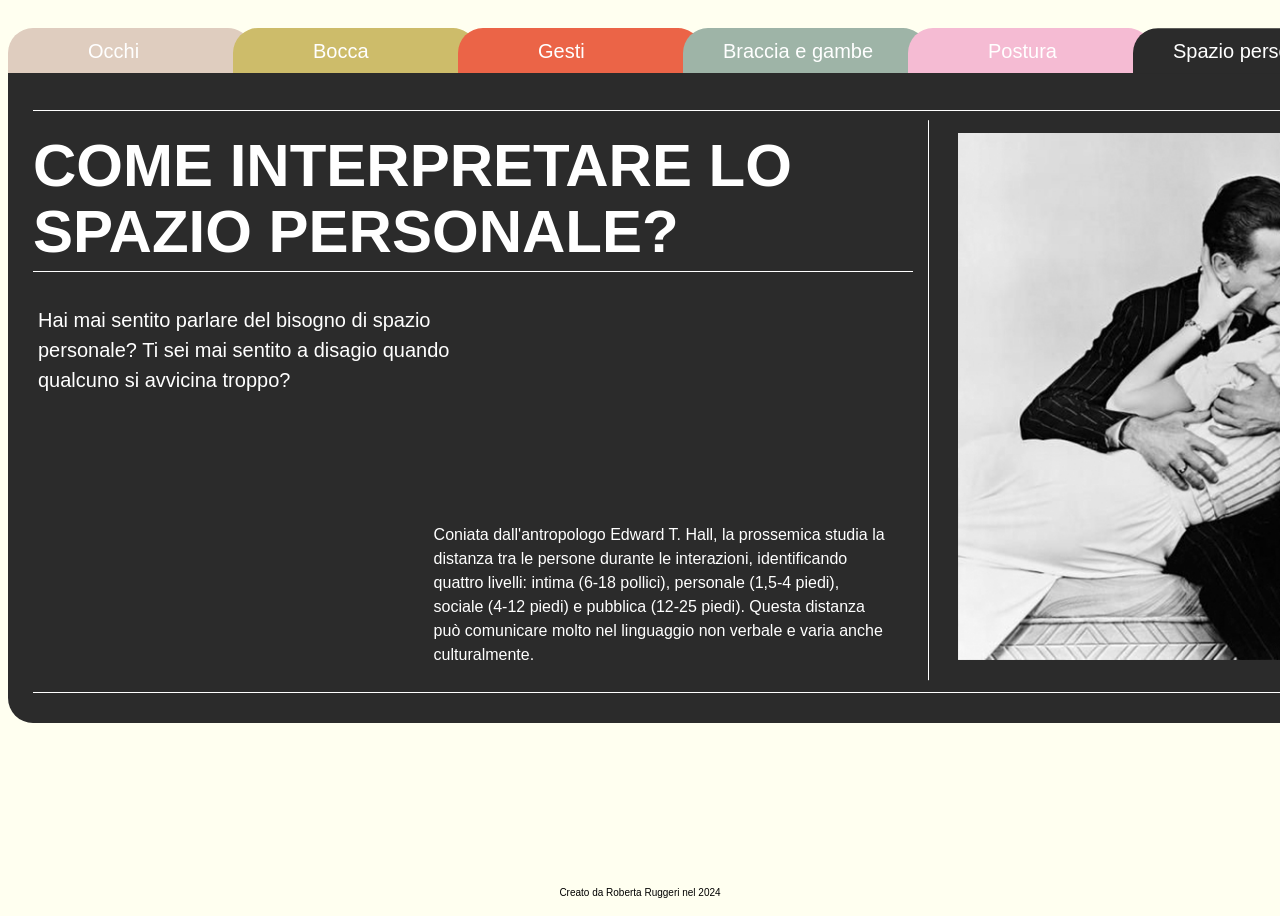
<file: ruggeri/folder6.html>
<!DOCTYPE html>
<html>
<head>
    <title>Il Body Language - Folder 6</title>
    <link rel="stylesheet" href="css/stile6.css">
</head>

<body>
    <div class="folder">
        <a href="index.html" class="folder6"></a>
        <a href="folder1.html" class="folder1"></a>
        <a href="folder2.html" class="folder2"></a>
        <a href="folder3.html" class="folder3"></a>
        <a href="folder4.html" class="folder4"></a>
        <a href="folder5.html" class="folder5"></a>
    </div>
    <div class="contenitore">
        <h1 class="header-text">COME INTERPRETARE LO SPAZIO PERSONALE?</h1>
        <p class="body-text">Hai mai sentito parlare del bisogno di spazio personale? Ti sei mai sentito a disagio quando qualcuno si avvicina troppo?</p>
        <img src="css/spazio personale.jpg" alt="spazio personale.jpeg">
        <div class="horizontal-line1"></div>
        <p class="secondo-text">Coniata dall'antropologo Edward T. Hall, la prossemica studia la distanza tra le persone durante le interazioni, identificando quattro livelli: intima (6-18 pollici), personale (1,5-4 piedi), sociale (4-12 piedi) e pubblica (12-25 piedi). Questa distanza può comunicare molto nel linguaggio non verbale e varia anche culturalmente.</p>
        <div class="orizzontale2"></div>
        <div class="vertical-line"></div>
        <div class="orizzontale3"></div>
</div>
    <footer class="footer">
        <p>Creato da Roberta Ruggeri nel 2024</p>
    </footer>
</body>
</html>
</file>
<file: ruggeri/css/stile.css>
body {
  background-color: ivory;
  margin: 0;
  display: flex;
  flex-direction: column;
  min-height: 100vh;
}

.header-text {
  font-family: 'PP Neue Machina Plain', sans-serif;
  font-size: 100px;
  font-weight: bold;
  line-height: 1.5;
  color: #2B2B2B;
  text-align: left;
  margin: 0;
  margin-left: 8px;
}

.body-text {
  font-family: 'PP Neue Machina Plain', sans-serif;
  font-size: 16px;
  font-weight: normal;
  line-height: 1.5;
  color: #2B2B2B;
  text-align: left;
  width: 38%;
  position: absolute;
  top: 50px;
  right: -100px;
  margin: 100px;
}

.folder1, .folder2, .folder3, .folder4, .folder5, .folder6 {
  width: 90%;
  max-width: 1520px;
}

.folder {
  position: relative;
}

.folder a {
  display: block;
  width: 1920px;
  height: 213px;
  margin-top: 200px;
  margin-left: 8px;
  border-radius: 0px 25px 25px 25px;
  position: absolute;
  line-height: 25px;
  text-decoration: none;
  font-family: 'PP Neue Machina Plain', sans-serif;
  font-size: 20px;
  color: white;
}

.folder1 {
  background: #DFCDBF;
  top: 60px;
  z-index: 1;
}

.folder1::before {
  content: 'Occhi';
  position: absolute;
  padding: 12px 22px;
  top: -40px;
  width: 300px;
  height: 40px;
  margin-left: 0px;
  background: #DFCDBF;
  border-radius: 25px 0 0 0;
  clip-path: path('M 0 0 L 220 0 C 230 0, 237 7, 250 14 L 300 45 L 0 45 z');
}

.folder2 {
  background: #CDBC6A;
  top: 110px;
  z-index: 2;
}

.folder2::before {
  content: 'Bocca';
  position: absolute;
  padding: 12px 22px;
  top: -40px;
  width: 300px;
  height: 40px;
  margin-left: 200px;
  background: #CDBC6A;
  border-radius: 25px 0 0 0;
  clip-path: path('M 0 0 L 220 0 C 230 0, 237 7, 250 14 L 300 45 L 0 45 z');
}

.folder3 {
  background: #EB6447;
  top: 160px;
  z-index: 3;
}

.folder3::before {
  content: 'Gesti';
  position: absolute;
  padding: 12px 22px;
  top: -40px;
  width: 300px;
  height: 40px;
  margin-left: 400px;
  background: #EB6447;
  border-radius: 25px 0 0 0;
  clip-path: path('M 0 0 L 220 0 C 230 0, 237 7, 250 14 L 300 45 L 0 45 z');
}

.folder4 {
  background: #9EB4A7;
  top: 210px;
  z-index: 4;
}

.folder4::before {
  content: 'Braccia e gambe';
  position: absolute;
  padding: 12px 22px;
  top: -40px;
  width: 300px;
  height: 40px;
  margin-left: 600px;
  background: #9EB4A7;
  border-radius: 25px 0 0 0;
  clip-path: path('M 0 0 L 220 0 C 230 0, 237 7, 250 14 L 300 45 L 0 45 z');
}

.folder5 {
  background: #F5BBD3;
  top: 260px;
  z-index: 5;
}

.folder5::before {
  content: 'Postura';
  position: absolute;
  padding: 12px 22px;
  top: -40px;
  width: 300px;
  height: 40px;
  margin-left: 800px;
  background: #F5BBD3;
  border-radius: 25px 0 0 0;
  clip-path: path('M 0 0 L 220 0 C 230 0, 237 7, 250 14 L 300 45 L 0 45 z');
}

.folder6 {
  background: #2B2B2B;
  top: 310px;
  z-index: 6;
}

.folder6::before {
  content: 'Spazio personale';
  position: absolute;
  padding: 12px 22px;
  top: -40px;
  width: 300px;
  height: 40px;
  margin-left: 1000px;
  background: #2B2B2B;
  border-radius: 25px 0 0 0;
  clip-path: path('M 0 0 L 220 0 C 230 0, 237 7, 250 14 L 300 45 L 0 45 z');
}

.footer {
  color: black;
  text-align: center;
  margin-top: auto
}

.footer p {
  margin: 2px;
  font-family: 'HelveticaNeue', sans-serif;
  font-size: 10px;
}
</file>
<file: tanzi/css/stile.css>
body {
    background-color:white;
    box-sizing: border-box;
}

h1 {
    color:#f8b400;
    font-family: Bricolage Grotesque, sans-serif;
    font-size: 180px;
    font-weight: 800;
    line-height: 150px;
    text-align: center;
    margin-top: 60px;
    margin-bottom: 50px;
}

.container {
    margin-left: auto;
    margin-right: auto;
    display: block;
    font-family: Space Grotesk, sans-serif;
    font-size: 18px;
    text-align: center;
    color: #222;
}

.sveglia {
    display: flex;
    justify-content: center;
    align-items: center;
}
.sveglia img {
    width: 400px;
    height: auto;
    animation: oscillazione 0.2s 3;
    transform-origin: center;
}
@keyframes oscillazione {
    0%   { transform: rotate(0deg); }
    25%  { transform: rotate(15deg); }
    50%  { transform: rotate(0deg); }
    75%  { transform: rotate(-15deg); }
    100%   { transform: rotate(0deg); }
}

.freccia {
    color: #e63946;
    font-size: 50px;
    margin-top: 15px;
    margin-bottom: 30px;
}
.freccia {
    animation: bounce 2s infinite;
}
@keyframes bounce {
  0%, 100% { transform: translateY(0); }
  50% { transform: translateY(8px); }
}

.intermezzo {
    display: flex;
    justify-content: center;
    align-items: center;
    overflow: hidden;
    position: relative;
    margin-bottom: 60px;
    pointer-events: none;
}
.intermezzo img {
    height: 70px;
    will-change: transform;
    transform-style: preserve-3d;
    transition: transform 0.2s ease-out;
}

.grid {
    display: flex;
    flex-wrap: wrap;
    justify-content: center;
    gap: 40px;
    margin-top: 40px;
}
.grid div img {
    max-width: 200px;
    height: auto;
    display: block;
}
.grid div p {
    margin-top: 10px;
    font-size: 20px;
    color:#f8b400;
}
.grid div {
    transition: transform 0.2s ease;
    display: inline-block;
    margin: 10px;
}
.grid div:hover {
    transform: scale(1.05);
}

a {
    text-decoration: none;
    /* cursor: pointer; */
}

.ricette {
    max-width: 1100px;
    margin: 0px auto 80px;
    font-family: 'Space Grotesk', sans-serif;
    text-align: center;
    color: #222;
}
.ricette p {
    margin-top: 0px;
}
.ricette h2 {
    color: #f8b400;
    font-size: 46px;
    font-family: Bricolage Grotesque, sans-serif;
    margin-bottom: 50px;
}
.ricette-flex {
    display: flex;
    gap: 30px;
    max-width: 1100px;
    margin: 0 auto;
}
.colonna {
    display: flex;
    flex-direction: column;
    gap: 30px;
    flex: 1;
}
.ricetta-box {
    background: #fff8e1;
    border: 3px solid #f8b400;
    border-radius: 12px;
    padding: 20px 25px;
    text-align: left;
    box-sizing: border-box;
}
.ricetta-titolo {
    font-size: 20px;
    font-weight: bold;
    color: #f8b400;
    margin-bottom: 10px;
    font-family: 'Space Grotesk', sans-serif;
}
.ricetta-contenuto {
    font-size: 16px;
    line-height: 1.4;
    color: #222;
}

.bottom-text {
    position: fixed;
    bottom: 20px;
    right: 20px;
    font-size: 10px;
    color: gray;
    font-family: 'Times New Roman', Times, serif;
}
</file>
<file: yuanlincan/styles.css>
:root {
  --bg-start: #40036e;
  --bg-end:   #320169;
  --worm-start: #A6D8FF;
  --worm-end:   #B5FFC4;
}

body {
  position: relative;
  margin: 0;
  /* 纯渐变用伪元素呈现，此处设透明 */
  background: none;
}

/* 伪元素①：乐园明亮渐变 */
body::before {
  content: '';
  position: fixed;
  inset: 0;
  background: linear-gradient(135deg, var(--bg-start), var(--bg-end));
  z-index: -2;
  transition: opacity 1s ease;
  opacity: 1;
}

/* 伪元素②：虫洞深色渐变 */
body::after {
  content: '';
  position: fixed;
  inset: 0;
  background: linear-gradient(135deg, var(--worm-start), var(--worm-end));
  z-index: -1;
  transition: opacity 1s ease;
  opacity: 0;
}

/* 当切换到虫洞模式时，为 body 添加 .wormhole */
body.wormhole::before { opacity: 0; }
body.wormhole::after  { opacity: 1; }

body {
    display: flex;
    flex-direction: column; 
    align-items: center;
    justify-content: center;
    min-height: 100vh;
    cursor: none;
    background-size: 400% 400%;
    animation: bg-pulse 15s ease infinite;
  }
  
  @keyframes bg-pulse {
    0% { background-position: 0% 50%; }
    50% { background-position: 100% 50%; }
    100% { background-position: 0% 50%; }
  }
  

  .shape {
    position: absolute;
    top: calc(50% - 2vw);
    left: calc(50% - 2vw);
    width: 4vw;
    height: 4vw;
    border-radius: 50%;
    background: hsl(166, 100%, 50%);
    top: calc(var(--clienty)*1px - 2vw);
    left: calc(var(--clientx)*1px - 2vw);
    cursor: none;
    z-index: 9999;       /* 让圆圈永远在最上层 */
    pointer-events: none;/* 圆圈不拦截任何鼠标事件 */
  }


  .shape:nth-child(1) {
    transition: .3s linear;
    background: #F9B200;
  }
  .shape:nth-child(2) {
    transition: .24s linear;
    background: #0460F5;
  }
  .shape:nth-child(3) {
    transition: .16s linear;
    background: #AFD7FF;
  }
  .shape:nth-child(4) {
    transition: .06s linear;
    background: #03F4D8;
  }
  
/* 容器定位 */
.media-block {
  position: relative;
  width: 80vw; max-width: 1200px;
  margin: 0 auto;
  overflow: hidden;
}
.media-block img {
  display: block;
  width: 100%;
  height: auto;
}

/* 图标容器 */
.icon-wrapper {
  position: absolute;
  top: 0; left: 0;
  width: 100%; height: 100%;
  pointer-events: none;
  z-index: 2;
}

/* 图标基础 */
.icon {
  position: absolute;
  width: 800px; /* 调整大小以匹配示例 */
  height: 800px;
  opacity: 0;
  transform: translateY(20px);
}

/* 指定定位 */
.icon1 { top: 22%; left: 1%; }
.icon2 { top: 17%; left: 12%; }
.icon3 { top: 14%; left: 20%; }
.icon4 { top: 12%; left: 24%; }

/* 入场与浮动动画 */
@keyframes fadeInUp { to { opacity: 1; transform: translateY(0);} }
@keyframes float    { 0%,100%{transform:translateY(0);}50%{transform:translateY(-10px);} }

.icon1 { animation: fadeInUp 0.8s ease 0.3s forwards, float 4s ease-in-out 1.1s infinite; }
.icon2 { animation: fadeInUp 0.8s ease 0.6s forwards, float 4s ease-in-out 1.4s infinite; }
.icon3 { animation: fadeInUp 0.8s ease 0.9s forwards, float 4s ease-in-out 1.7s infinite; }
.icon4 { animation: fadeInUp 0.8s ease 1.2s forwards, float 4s ease-in-out 2.0s infinite; }
  
  .media-block .site-title {
    position: absolute;       /* ② 把文字从文档流中抽离出来 */
    top: 20px;                /* ③ 根据需要把文字往下挪 */
    left: 50%;                
    transform: translateX(-50%);  /* ④ 水平居中 */
    margin: 0;                /* 去掉默认 margin */
    color: #1a1919;
    font-size: 2.5rem;        /* 根据设计稿调整 */
    text-align: center;       /* 进一步保证多行时居中 */
    z-index: 2;               /* 确保文字在图片上方 */
  }
  @keyframes float-up {
    0%, 100% { transform: translateY(0); }
    50%      { transform: translateY(-15px); }
  }
  
  @keyframes float-down {
    0%, 100% { transform: translateY(0); }
    50%      { transform: translateY(15px); }
  }
  .media-block {
    animation: float-up 3s ease-in-out infinite;
  }
</file>
<file: tanzi/Alla-coque/css/stile.css>
body {
    background-color: white;
    font-family: 'Space Grotesk', sans-serif;
    color: #222;
}

h1 {
    color:#f8b400;
    font-family: Bricolage Grotesque, sans-serif;
    font-size: 120px;
    font-weight: 800;
    line-height: 150px;
    text-align: center;
    margin-top: 20px;
    margin-bottom: 0px;
}

.tempo-cottura {
    display: flex;
    flex-wrap: wrap;
    justify-content: center;
    align-items: center;
    gap: 40px;
    flex-direction: column;
}

.avvia-cottura {
    font-family: 'Space Grotesk', sans-serif;
    font-size: 40px;
    color: #e63946;
    border: 3px solid #e63946;
    border-radius: 12px;
    background-color: white;
    padding: 20px 40px;
    height: 100px;
    cursor: pointer;
    margin-top: 200px;
    transition: transform 0.2s ease;
}
.avvia-cottura:hover {
    transform: scale(1.05);
}

.timer-video {
    width: 400px;
    height: auto;
    display: none;
}
.timer-video img {
    width: 100%;
}
.timer {
    color: #e63946;
    font-family: Bricolage Grotesque, sans-serif;
    font-size: 150px;
    font-weight: bold;
    margin-top: 20px;
    text-align: center;
}

.pronto {
    width: 400px;
    text-align: center;
    display: none;
}
.pronto p {
    margin-top: 20px;
    font-size: 70px;
}
.pronto img {
    width: 80%;
    margin-top: 80px;
    transform-origin: center; 
}
.oscilla {
    animation: oscillazione 0.2s 50;
}
@keyframes oscillazione {
    0%   { transform: rotate(0deg); }
    25%  { transform: rotate(15deg); }
    50%  { transform: rotate(0deg); }
    75%  { transform: rotate(-15deg); }
    100%   { transform: rotate(0deg); }
}

.home {
    text-align: center;
    font-size: 20px;
    position: fixed;
    top: 30px;
    left: 20px;
    color: #222;
    transition: transform 0.2s ease;
    cursor: pointer;
}
.home:hover {
    transform: scale(1.05);
}
.home p {
    margin: 0;
}
.freccia {
    font-size: 60px;
    margin: 0;
}
a {
    color: inherit;
    text-decoration: none;
}

.mute-toggle {
    position: fixed;
    top: 60px;
    right: 20px;
    padding: 0px;
    cursor: pointer;
    border: 0;
    transition: transform 0.2s ease;
    background-color: transparent;
}
.mute-toggle img {
    width: 40px;
    height: auto;
}
.mute-toggle:hover {
    transform: scale(1.1);
}

.bottom-text {
    position: fixed;
    bottom: 20px;
    right: 20px;
    font-size: 10px;
    color: gray;
    font-family: 'Times New Roman', Times, serif;
}
</file>
<file: tanzi/Fritto/css/stile.css>
body {
    background-color: white;
    font-family: 'Space Grotesk', sans-serif;
    color: #222;
}
h1 {
    color:#f8b400;
    font-family: Bricolage Grotesque, sans-serif;
    font-size: 120px;
    font-weight: 800;
    line-height: 150px;
    text-align: center;
    margin-top: 20px;
    margin-bottom: 0px;
}

.tempo-cottura {
    display: flex;
    flex-wrap: wrap;
    justify-content: center;
    align-items: center;
    gap: 40px;
    flex-direction: column;
}

.avvia-cottura {
    font-family: 'Space Grotesk', sans-serif;
    font-size: 40px;
    color: #e63946;
    border: 3px solid #e63946;
    border-radius: 12px;
    background-color: white;
    padding: 20px 40px;
    height: 100px;
    cursor: pointer;
    margin-top: 200px;
    transition: transform 0.2s ease;
}
.avvia-cottura:hover {
    transform: scale(1.05);
}

.timer-video {
    width: 400px;
    height: auto;
    display: none;
}
.timer-video img {
    width: 100%;
}
.timer {
    color: #e63946;
    font-family: Bricolage Grotesque, sans-serif;
    font-size: 150px;
    font-weight: bold;
    margin-top: 20px;
    text-align: center;
}

.pronto {
    width: 400px;
    text-align: center;
    display: none;
}
.pronto p {
    margin-top: 20px;
    font-size: 70px;
}
.pronto img {
    width: 80%;
    margin-top: 80px;
    transform-origin: center; 
}
.oscilla {
    animation: oscillazione 0.2s 50;
}
@keyframes oscillazione {
    0%   { transform: rotate(0deg); }
    25%  { transform: rotate(15deg); }
    50%  { transform: rotate(0deg); }
    75%  { transform: rotate(-15deg); }
    100%   { transform: rotate(0deg); }
}

.home {
    text-align: center;
    font-size: 20px;
    position: fixed;
    top: 30px;
    left: 20px;
    color: #222;
    transition: transform 0.2s ease;
    cursor: pointer;
}
.home:hover {
    transform: scale(1.05);
}
.home p {
    margin: 0;
}
.freccia {
    font-size: 60px;
    margin: 0;
}
a {
    color: inherit;
    text-decoration: none;
}

.mute-toggle {
    position: fixed;
    top: 60px;
    right: 20px;
    padding: 0px;
    cursor: pointer;
    border: 0;
    transition: transform 0.2s ease;
    background-color: transparent;
}
.mute-toggle img {
    width: 40px;
    height: auto;
}
.mute-toggle:hover {
    transform: scale(1.1);
}

.bottom-text {
    position: fixed;
    bottom: 20px;
    right: 20px;
    font-size: 10px;
    color: gray;
    font-family: 'Times New Roman', Times, serif;
}
</file>
<file: tanzi/Sodo/css/stile.css>
body {
    background-color: white;
    font-family: 'Space Grotesk', sans-serif;
    color: #222;
}

h1 {
    color:#f8b400;
    font-family: Bricolage Grotesque, sans-serif;
    font-size: 120px;
    font-weight: 800;
    line-height: 150px;
    text-align: center;
    margin-top: 20px;
    margin-bottom: 0px;
}

.tempo-cottura {
    display: flex;
    flex-wrap: wrap;
    justify-content: center;
    align-items: center;
    gap: 40px;
    flex-direction: column;
}

.avvia-cottura {
    font-family: 'Space Grotesk', sans-serif;
    font-size: 40px;
    color: #e63946;
    border: 3px solid #e63946;
    border-radius: 12px;
    background-color: white;
    padding: 20px 40px;
    height: 100px;
    cursor: pointer;
    margin-top: 200px;
    transition: transform 0.2s ease;
}
.avvia-cottura:hover {
    transform: scale(1.05);
}

.timer-video {
    width: 400px;
    height: auto;
    display: none;
}
.timer-video img {
    width: 100%;
}
.timer {
    color: #e63946;
    font-family: Bricolage Grotesque, sans-serif;
    font-size: 150px;
    font-weight: bold;
    margin-top: 20px;
    text-align: center;
}

.pronto {
    width: 400px;
    text-align: center;
    display: none;
}
.pronto p {
    margin-top: 20px;
    font-size: 70px;
}
.pronto img {
    width: 80%;
    margin-top: 80px;
    transform-origin: center; 
}
.oscilla {
    animation: oscillazione 0.2s 50;
}
@keyframes oscillazione {
    0%   { transform: rotate(0deg); }
    25%  { transform: rotate(15deg); }
    50%  { transform: rotate(0deg); }
    75%  { transform: rotate(-15deg); }
    100%   { transform: rotate(0deg); }
}

.home {
    text-align: center;
    font-size: 20px;
    position: fixed;
    top: 30px;
    left: 20px;
    color: #222;
    transition: transform 0.2s ease;
    cursor: pointer;
}
.home:hover {
    transform: scale(1.05);
}
.home p {
    margin: 0;
}
.freccia {
    font-size: 60px;
    margin: 0;
}
a {
    color: inherit;
    text-decoration: none;
}

.mute-toggle {
    position: fixed;
    top: 60px;
    right: 20px;
    padding: 0px;
    cursor: pointer;
    border: 0;
    transition: transform 0.2s ease;
    background-color: transparent;
}
.mute-toggle img {
    width: 40px;
    height: auto;
}
.mute-toggle:hover {
    transform: scale(1.1);
}

.bottom-text {
    position: fixed;
    bottom: 20px;
    right: 20px;
    font-size: 10px;
    color: gray;
    font-family: 'Times New Roman', Times, serif;
}
</file>
<file: tanzi/Strapazzato/css/stile.css>
body {
    background-color: white;
    font-family: 'Space Grotesk', sans-serif;
    color: #222;
}

h1 {
    color:#f8b400;
    font-family: Bricolage Grotesque, sans-serif;
    font-size: 120px;
    font-weight: 800;
    line-height: 150px;
    text-align: center;
    margin-top: 20px;
    margin-bottom: 0px;
}

.tempo-cottura {
    display: flex;
    flex-wrap: wrap;
    justify-content: center;
    align-items: center;
    gap: 40px;
    flex-direction: column;
}

.avvia-cottura {
    font-family: 'Space Grotesk', sans-serif;
    font-size: 40px;
    color: #e63946;
    border: 3px solid #e63946;
    border-radius: 12px;
    background-color: white;
    padding: 20px 40px;
    height: 100px;
    cursor: pointer;
    margin-top: 200px;
    transition: transform 0.2s ease;
}
.avvia-cottura:hover {
    transform: scale(1.05);
}

.timer-video {
    width: 400px;
    height: auto;
    display: none;
}
.timer-video img {
    width: 100%;
}
.timer {
    color: #e63946;
    font-family: Bricolage Grotesque, sans-serif;
    font-size: 150px;
    font-weight: bold;
    margin-top: 20px;
    text-align: center;
}

.pronto {
    width: 400px;
    text-align: center;
    display: none;
}
.pronto p {
    margin-top: 20px;
    font-size: 70px;
}
.pronto img {
    width: 80%;
    margin-top: 80px;
    transform-origin: center; 
}
.oscilla {
    animation: oscillazione 0.2s 50;
}
@keyframes oscillazione {
    0%   { transform: rotate(0deg); }
    25%  { transform: rotate(15deg); }
    50%  { transform: rotate(0deg); }
    75%  { transform: rotate(-15deg); }
    100%   { transform: rotate(0deg); }
}

.home {
    text-align: center;
    font-size: 20px;
    position: fixed;
    top: 30px;
    left: 20px;
    color: #222;
    transition: transform 0.2s ease;
    cursor: pointer;
}
.home:hover {
    transform: scale(1.05);
}
.home p {
    margin: 0;
}
.freccia {
    font-size: 60px;
    margin: 0;
}
a {
    color: inherit;
    text-decoration: none;
}

.mute-toggle {
    position: fixed;
    top: 60px;
    right: 20px;
    padding: 0px;
    cursor: pointer;
    border: 0;
    transition: transform 0.2s ease;
    background-color: transparent;
}
.mute-toggle img {
    width: 40px;
    height: auto;
}
.mute-toggle:hover {
    transform: scale(1.1);
}

.bottom-text {
    position: fixed;
    bottom: 20px;
    right: 20px;
    font-size: 10px;
    color: gray;
    font-family: 'Times New Roman', Times, serif;
}
</file>
<file: ruggeri/css/stile1.css>
body {
  background-color: ivory;
  font-family: 'Neue Machina', sans-serif;
  display: flex;
  flex-direction: column;
  min-height: 100vh;
}

.folder1, .folder2, .folder3, .folder4, .folder5, .folder6 {
  width: 90%; /* Imposta la larghezza dei folder al 90% della larghezza della pagina */
  max-width: 1503px; /* Larghezza massima per i folder */
}

.folder {
  position: relative;
}


.folder1 {
  background: #DFCDBF;
  top: 50px;
  z-index: 7;
}

.folder1::before {
  content: 'Occhi';
  position: absolute;
  padding: 12px 80px;
  top: -79.9px;
  width: 300px;
  height: 40px;
  margin-left: 0px;
  background: #DFCDBF;
  border-radius: 25px 0 0 0;
  clip-path: path('M 0 0 L 220 0 C 230 0, 237 7, 250 14 L 300 45 L 0 45 z');
  text-decoration: none;
  font-family: 'PP Neue Machina Plain', sans-serif; 
  font-size: 20px;
  color: white;
}

.folder2 {
  background: #CDBC6A;
  top: 50px;
  z-index: 2;
}

.folder2::before {
  content: 'Bocca';
  position: absolute;
  padding: 12px 80px;
  top: -80px;
  width: 300px;
  height: 40px;
  margin-left: 225px;
  background: #CDBC6A;
  border-radius: 25px 0 0 0;
  clip-path: path('M 0 0 L 220 0 C 230 0, 237 7, 250 14 L 300 45 L 0 45 z');
  text-decoration: none;
  font-family: 'PP Neue Machina Plain', sans-serif; 
  font-size: 20px;
  color: white;
}

.folder3 {
  background: #EB6447;
  top: 50px;
  z-index: 3;
}

.folder3::before {
  content: 'Gesti';
  position: absolute;
  padding: 12px 80px;
  top: -80px;
  width: 300px;
  height: 40px;
  margin-left: 450px;
  background: #EB6447;
  border-radius: 25px 0 0 0;
  clip-path: path('M 0 0 L 220 0 C 230 0, 237 7, 250 14 L 300 45 L 0 45 z');
  text-decoration: none;
  font-family: 'PP Neue Machina Plain', sans-serif;
  font-size: 20px;
  color: white;
}

.folder4 {
  background: #9EB4A7;
  top: 50px;
  z-index: 4;
}

.folder4::before {
  content: 'Braccia e gambe';
  position: absolute;
  padding: 12px 40px;
  top: -80px;
  width: 300px;
  height: 40px;
  margin-left: 675px;
  background: #9EB4A7;
  border-radius: 25px 0 0 0;
  clip-path: path('M 0 0 L 220 0 C 230 0, 237 7, 250 14 L 300 45 L 0 45 z');
  text-decoration: none;
  font-family: 'PP Neue Machina Plain', sans-serif;
  font-size: 20px;
  color: white;
}

.folder5 {
  background: #F5BBD3;
  top: 50px;
  z-index: 5;
}

.folder5::before {
  content: 'Postura';
  position: absolute;
  padding: 12px 80px;
  top: -80px;
  width: 300px;
  height: 40px;
  margin-left: 900px;
  background: #F5BBD3;
  border-radius: 25px 0 0 0;
  clip-path: path('M 0 0 L 220 0 C 230 0, 237 7, 250 14 L 300 45 L 0 45 z');
  text-decoration: none;
  font-family: 'PP Neue Machina Plain', sans-serif;
  font-size: 20px;
  color: white;
}

.folder6 {
  background: #2B2B2B;
  top: 50px;
  z-index: 6;
}

.folder6::before {
  content: 'Spazio personale';
  position: absolute;
  padding: 12px 40px;
  top: -80px;
  width: 300px;
  height: 40px;
  margin-left: 1125px;
  background: #2B2B2B;
  border-radius: 25px 0 0 0;
  clip-path: path('M 0 0 L 220 0 C 230 0, 237 7, 250 14 L 300 45 L 0 45 z');
  text-decoration: none;
  font-family: 'PP Neue Machina Plain', sans-serif;
  font-size: 20px;
  color: white;
}

.contenitore {
  position: absolute;
  left: 8px;
  top: 72.9px;
  background: #DFCDBF;
  border-radius: 0px 25px 25px 25px;
  width: 1508px;
  height: 650px;
}

.folder a, .folder div {
  display: block;
  margin-top: 50px;
  border-radius: 0px 25px 25px 25px;
  position: absolute;
}

.header-text {
  font-family: 'PP Neue Machina Plain', sans-serif;
  font-size: 60px;
  font-weight: 600;
  line-height: 1.1;
  color: #2B2B2B;
  text-align: left;
  margin-left: 25px;
  margin-top: 60px;
  max-width: 60%; /* Imposta una larghezza massima per controllare il testo */
  white-space: normal; /* Consente al testo di andare a capo */
  word-wrap: break-word; /* Consente il wrapping delle parole */
}

.body-text {
  font-family: 'HelveticaNeue', sans-serif;
  font-size: 20px;
  font-weight: normal;
  line-height: 1.5;
  color: #2B2B2B;
  text-align: left;
  width: 30%; /* Imposta la larghezza del testo per un migliore controllo */
  top: 150px;
  right: -60px;
  margin-left: 30px;
}

.secondo-text {
  margin-top: 20px; /* Aggiunge spazio sopra l'elenco puntato */
  font-family: 'HelveticaNeue', sans-serif;
  font-size: 16px;
  font-weight: normal;
  line-height: 1.5;
  color: #2B2B2B;
  text-align: left;
  width: 30%;
  position: absolute;
  top: 430px;
  margin-right: -240px;
  right: 870px;
}

.horizontal-line1 {
  position: relative;
  width: 1453px;
  border-top: 1.5px solid #2B2B2B;
  margin-left: 25px;
  margin-top: -305px;
}

.orizzontale2 {
  position: relative;
  width: 880px;
  border-top: 1.5px solid #2B2B2B;
  margin-left: 25px;
  margin-top: 160px;
}

.orizzontale3 {
  position: relative;
  width: 1453px;
  border-top: 1.5px solid #2B2B2B;
  margin-left: 25px;
  margin-top: 420px;
}


.vertical-line {
  border-left: 1.5px solid #2B2B2B;
  height: 560px;
  position: absolute;
  top: 53%;
  transform: translateY(-53%);
  margin-left: 920px;
  
}

img {
  max-width: 35%;
  height: auto;
  display: block;
  position: absolute;
  bottom: 62.5px;
  right: -5px;
  margin-right: 35px; /* Adjust the margin to position the image */
}

.footer {
  color: black;
  text-align: center;
  margin-top: auto
}

.footer p {
  margin: 10px;
  font-family: 'HelveticaNeue', sans-serif;
  font-size: 10px;
}
</file>
<file: ruggeri/css/stile2.css>
body {
  background-color: ivory;
  font-family: 'Neue Machina', sans-serif;
  display: flex;
  flex-direction: column;
  min-height: 100vh;
}

.folder1, .folder2, .folder3, .folder4, .folder5, .folder6 {
  width: 90%; /* Imposta la larghezza dei folder al 90% della larghezza della pagina */
  max-width: 1503px; /* Larghezza massima per i folder */
}


.folder {
  position: relative;
}


.folder1 {
  background: #DFCDBF;
  top: 50px;
  z-index: 1;
}

.folder1::before {
  content: 'Occhi';
  position: absolute;
  padding: 12px 80px;
  top: -80px;
  width: 300px;
  height: 40px;
  margin-left: 0px;
  background: #DFCDBF;
  border-radius: 25px 0 0 0;
  clip-path: path('M 0 0 L 220 0 C 230 0, 237 7, 250 14 L 300 45 L 0 45 z');
  text-decoration: none; /* Rimuove il sottolineato dai link */
  font-family: 'PP Neue Machina Plain', sans-serif; /* Usa il font personalizzato */
  font-size: 20px;
  color: white;
}

.folder2 {
  background: #CDBC6A;
  top: 50.2px;
  z-index: 7;
}

.folder2::before {
  content: 'Bocca';
  position: absolute;
  padding: 12px 80px;
  top: -80px;
  width: 300px;
  height: 40px;
  margin-left: 225px;
  background: #CDBC6A;
  border-radius: 25px 0 0 0;
  clip-path: path('M 0 0 L 220 0 C 230 0, 237 7, 250 14 L 300 45 L 0 45 z');
  text-decoration: none; /* Rimuove il sottolineato dai link */
  font-family: 'PP Neue Machina Plain', sans-serif; /* Usa il font personalizzato */
  font-size: 20px;
  color: white;
}

.folder3 {
  background: #EB6447;
  top: 50px;
  z-index: 3;
}

.folder3::before {
  content: 'Gesti';
  position: absolute;
  padding: 12px 80px;
  top: -80px;
  width: 300px;
  height: 40px;
  margin-left: 450px;
  background: #EB6447;
  border-radius: 25px 0 0 0;
  clip-path: path('M 0 0 L 220 0 C 230 0, 237 7, 250 14 L 300 45 L 0 45 z');
  text-decoration: none; /* Rimuove il sottolineato dai link */
  font-family: 'PP Neue Machina Plain', sans-serif; /* Usa il font personalizzato */
  font-size: 20px;
  color: white;
}

.folder4 {
  background: #9EB4A7;
  top: 50px;
  z-index: 4;
}

.folder4::before {
  content: 'Braccia e gambe';
  position: absolute;
  padding: 12px 40px;
  top: -80px;
  width: 300px;
  height: 40px;
  margin-left: 675px;
  background: #9EB4A7;
  border-radius: 25px 0 0 0;
  clip-path: path('M 0 0 L 220 0 C 230 0, 237 7, 250 14 L 300 45 L 0 45 z');
  text-decoration: none; /* Rimuove il sottolineato dai link */
  font-family: 'PP Neue Machina Plain', sans-serif; /* Usa il font personalizzato */
  font-size: 20px;
  color: white;
}

.folder5 {
  background: #F5BBD3;
  top: 50px;
  z-index: 5;
}

.folder5::before {
  content: 'Postura';
  position: absolute;
  padding: 12px 80px;
  top: -80px;
  width: 300px;
  height: 40px;
  margin-left: 900px;
  background: #F5BBD3;
  border-radius: 25px 0 0 0;
  clip-path: path('M 0 0 L 220 0 C 230 0, 237 7, 250 14 L 300 45 L 0 45 z');
  text-decoration: none; /* Rimuove il sottolineato dai link */
  font-family: 'PP Neue Machina Plain', sans-serif; /* Usa il font personalizzato */
  font-size: 20px;
  color: white;
}

.folder6 {
  background: #2B2B2B;
  top: 50px;
  z-index: 6;
}

.folder6::before {
  content: 'Spazio personale';
  position: absolute;
  padding: 12px 40px;
  top: -80px;
  width: 300px;
  height: 40px;
  margin-left: 1125px;
  background: #2B2B2B;
  border-radius: 25px 0 0 0;
  clip-path: path('M 0 0 L 220 0 C 230 0, 237 7, 250 14 L 300 45 L 0 45 z');
  text-decoration: none; /* Rimuove il sottolineato dai link */
  font-family: 'PP Neue Machina Plain', sans-serif; /* Usa il font personalizzato */
  font-size: 20px;
  color: white;
}

.contenitore {
  position: absolute;
  left:8px;
  top: 72.9px;
  background: #CDBC6A;
  border-radius: 0px 25px 25px 25px;
  width: 1508px;
  height: 650px;
}

.folder a, .folder div {
  display: block;
  margin-top: 50px;
  border-radius: 0px 25px 25px 25px;
  position: absolute;
}

.header-text {
  font-family: 'PP Neue Machina Plain', sans-serif;
  font-size: 60px;
  font-weight: 600;
  line-height: 1.1;
  color: #2B2B2B;
  text-align: left;
  margin-left: 25px;
  margin-top: 60px;
  max-width: 60%; /* Imposta una larghezza massima per controllare il testo */
  white-space: normal; /* Consente al testo di andare a capo */
  word-wrap: break-word; /* Consente il wrapping delle parole */
}

.body-text {
  font-family: 'HelveticaNeue', sans-serif;
  font-size: 20px;
  font-weight: normal;
  line-height: 1.5;
  color: #2B2B2B;
  text-align: left;
  width: 30%; /* Imposta la larghezza del testo per un migliore controllo */
  top: 150px;
  right: -60px;
  margin-left: 30px;
}

.secondo-text {
  margin-top: 20px; /* Aggiunge spazio sopra l'elenco puntato */
  font-family: 'HelveticaNeue', sans-serif;
  font-size: 16px;
  font-weight: normal;
  line-height: 1.5;
  color: #2B2B2B;
  text-align: left;
  width: 30%;
  position: absolute;
  top: 430px;
  margin-right: -240px;
  right: 870px;
}

.horizontal-line1 {
  position: relative;
  width: 1453px;
  border-top: 1.5px solid #2B2B2B;
  margin-left: 25px;
  margin-top: -305px;
}

.orizzontale2 {
  position: relative;
  width: 880px;
  border-top: 1.5px solid #2B2B2B;
  margin-left: 25px;
  margin-top: 160px;
}

.orizzontale3 {
  position: relative;
  width: 1453px;
  border-top: 1.5px solid #2B2B2B;
  margin-left: 25px;
  margin-top: 420px;
}


.vertical-line {
  border-left: 1.5px solid #2B2B2B;
  height: 560px;
  position: absolute;
  top: 53%;
  transform: translateY(-53%);
  margin-left: 920px;
  
}

img {
  max-width: 35%;
  height: auto;
  display: block;
  position: absolute;
  bottom: 62.5px;
  right: -5px;
  margin-right: 35px; /* Adjust the margin to position the image */
}

.footer {
  color: black;
  text-align: center;
  margin-top: auto
}

.footer p {
  margin: 10px;
  font-family: 'HelveticaNeue', sans-serif;
  font-size: 10px;
}
</file>
<file: ruggeri/css/stile3.css>
body {
  background-color: ivory;
  font-family: 'Neue Machina', sans-serif;
  display: flex;
  flex-direction: column;
  min-height: 100vh;
}

.folder1, .folder2, .folder3, .folder4, .folder5, .folder6 {
  width: 90%; /* Imposta la larghezza dei folder al 90% della larghezza della pagina */
  max-width: 1503px; /* Larghezza massima per i folder */
}

.folder {
  position: relative;
}


.folder1 {
  background: #DFCDBF;
  top: 50px;
  z-index: 1;
}

.folder1::before {
  content: 'Occhi';
  position: absolute;
  padding: 12px 80px;
  top: -80px;
  width: 300px;
  height: 40px;
  margin-left: 0px;
  background: #DFCDBF;
  border-radius: 25px 0 0 0;
  clip-path: path('M 0 0 L 220 0 C 230 0, 237 7, 250 14 L 300 45 L 0 45 z');
  text-decoration: none; /* Rimuove il sottolineato dai link */
  font-family: 'PP Neue Machina Plain', sans-serif; /* Usa il font personalizzato */
  font-size: 20px;
  color: white;
}

.folder2 {
  background: #CDBC6A;
  top: 50px;
  z-index: 2;
}

.folder2::before {
  content: 'Bocca';
  position: absolute;
  padding: 12px 80px;
  top: -80px;
  width: 300px;
  height: 40px;
  margin-left: 225px;
  background: #CDBC6A;
  border-radius: 25px 0 0 0;
  clip-path: path('M 0 0 L 220 0 C 230 0, 237 7, 250 14 L 300 45 L 0 45 z');
  text-decoration: none; /* Rimuove il sottolineato dai link */
  font-family: 'PP Neue Machina Plain', sans-serif; /* Usa il font personalizzato */
  font-size: 20px;
  color: white;
}

.folder3 {
  background: #EB6447;
  top: 50px;
  z-index: 7;
}

.folder3::before {
  content: 'Gesti';
  position: absolute;
  padding: 12px 80px;
  top: -79.8px;
  width: 300px;
  height: 40px;
  margin-left: 450px;
  background: #EB6447;
  border-radius: 25px 0 0 0;
  clip-path: path('M 0 0 L 220 0 C 230 0, 237 7, 250 14 L 300 45 L 0 45 z');
  text-decoration: none; /* Rimuove il sottolineato dai link */
  font-family: 'PP Neue Machina Plain', sans-serif; /* Usa il font personalizzato */
  font-size: 20px;
  color: white;
}

.folder4 {
  background: #9EB4A7;
  top: 50px;
  z-index: 4;
}

.folder4::before {
  content: 'Braccia e gambe';
  position: absolute;
  padding: 12px 50px;
  top: -80px;
  width: 300px;
  height: 40px;
  margin-left: 675px;
  background: #9EB4A7;
  border-radius: 25px 0 0 0;
  clip-path: path('M 0 0 L 220 0 C 230 0, 237 7, 250 14 L 300 45 L 0 45 z');
  text-decoration: none; /* Rimuove il sottolineato dai link */
  font-family: 'PP Neue Machina Plain', sans-serif; /* Usa il font personalizzato */
  font-size: 20px;
  color: white;
}

.folder5 {
  background: #F5BBD3;
  top: 50px;
  z-index: 5;
}

.folder5::before {
  content: 'Postura';
  position: absolute;
  padding: 12px 80px;
  top: -80px;
  width: 300px;
  height: 40px;
  margin-left: 900px;
  background: #F5BBD3;
  border-radius: 25px 0 0 0;
  clip-path: path('M 0 0 L 220 0 C 230 0, 237 7, 250 14 L 300 45 L 0 45 z');
  text-decoration: none; /* Rimuove il sottolineato dai link */
  font-family: 'PP Neue Machina Plain', sans-serif; /* Usa il font personalizzato */
  font-size: 20px;
  color: white;
}

.folder6 {
  background: #2B2B2B;
  top: 50px;
  z-index: 6;
}

.folder6::before {
  content: 'Spazio personale';
  position: absolute;
  padding: 12px 40px;
  top: -80px;
  width: 300px;
  height: 40px;
  margin-left: 1125px;
  background: #2B2B2B;
  border-radius: 25px 0 0 0;
  clip-path: path('M 0 0 L 220 0 C 230 0, 237 7, 250 14 L 300 45 L 0 45 z');
  text-decoration: none; /* Rimuove il sottolineato dai link */
  font-family: 'PP Neue Machina Plain', sans-serif; /* Usa il font personalizzato */
  font-size: 20px;
  color: white;
}

.contenitore {
  position: absolute;
  left:8px;
  top: 72.9px;
  background: #EB6447;
  border-radius: 0px 25px 25px 25px;
  width: 1508px;
  height: 650px;
}

.folder a, .folder div {
  display: block;
  margin-top: 50px;
  border-radius: 0px 25px 25px 25px;
  position: absolute;
}

.header-text {
  font-family: 'PP Neue Machina Plain', sans-serif;
  font-size: 60px;
  font-weight: 600;
  line-height: 1.1;
  color: #2B2B2B;
  text-align: left;
  margin-left: 25px;
  margin-top: 60px;
  max-width: 60%; /* Imposta una larghezza massima per controllare il testo */
  white-space: normal; /* Consente al testo di andare a capo */
  word-wrap: break-word; /* Consente il wrapping delle parole */
}

.body-text {
  font-family: 'HelveticaNeue', sans-serif;
  font-size: 20px;
  font-weight: normal;
  line-height: 1.5;
  color: #2B2B2B;
  text-align: left;
  width: 30%; /* Imposta la larghezza del testo per un migliore controllo */
  top: 150px;
  right: -60px;
  margin-left: 30px;
}

.secondo-text {
  margin-top: 20px; /* Aggiunge spazio sopra l'elenco puntato */
  font-family: 'HelveticaNeue', sans-serif;
  font-size: 16px;
  font-weight: normal;
  line-height: 1.5;
  color: #2B2B2B;
  text-align: left;
  width: 30%;
  position: absolute;
  top: 430px;
  margin-right: -240px;
  right: 870px;
}

.horizontal-line1 {
  position: relative;
  width: 1453px;
  border-top: 1.5px solid #2B2B2B;
  margin-left: 25px;
  margin-top: -305px;
}

.orizzontale2 {
  position: relative;
  width: 880px;
  border-top: 1.5px solid #2B2B2B;
  margin-left: 25px;
  margin-top: 160px;
}

.orizzontale3 {
  position: relative;
  width: 1453px;
  border-top: 1.5px solid #2B2B2B;
  margin-left: 25px;
  margin-top: 420px;
}


.vertical-line {
  border-left: 1.5px solid #2B2B2B;
  height: 560px;
  position: absolute;
  top: 53%;
  transform: translateY(-53%);
  margin-left: 920px;
  
}

img {
  max-width: 35%;
  height: auto;
  display: block;
  position: absolute;
  bottom: 62.5px;
  right: -5px;
  margin-right: 35px; /* Adjust the margin to position the image */
}

.footer {
  color: black;
  text-align: center;
  margin-top: auto
}

.footer p {
  margin: 10px;
  font-family: 'HelveticaNeue', sans-serif;
  font-size: 10px;
}
</file>
<file: ruggeri/css/stile4.css>
body {
  background-color: ivory;
  font-family: 'Neue Machina', sans-serif;
  display: flex;
  flex-direction: column;
  min-height: 100vh;
}

.folder1, .folder2, .folder3, .folder4, .folder5, .folder6 {
  width: 90%; /* Imposta la larghezza dei folder al 90% della larghezza della pagina */
  max-width: 1503px; /* Larghezza massima per i folder */
}

.folder {
  position: relative;
}


.folder1 {
  background: #DFCDBF;
  top: 50px;
  z-index: 1;
}

.folder1::before {
  content: 'Occhi';
  position: absolute;
  padding: 12px 80px;
  top: -80px;
  width: 300px;
  height: 40px;
  margin-left: 0px;
  background: #DFCDBF;
  border-radius: 25px 0 0 0;
  clip-path: path('M 0 0 L 220 0 C 230 0, 237 7, 250 14 L 300 45 L 0 45 z');
  text-decoration: none; /* Rimuove il sottolineato dai link */
  font-family: 'PP Neue Machina Plain', sans-serif; /* Usa il font personalizzato */
  font-size: 20px;
  color: white;
}

.folder2 {
  background: #CDBC6A;
  top: 50px;
  z-index: 2;
}

.folder2::before {
  content: 'Bocca';
  position: absolute;
  padding: 12px 80px;
  top: -80px;
  width: 300px;
  height: 40px;
  margin-left: 225px;
  background: #CDBC6A;
  border-radius: 25px 0 0 0;
  clip-path: path('M 0 0 L 220 0 C 230 0, 237 7, 250 14 L 300 45 L 0 45 z');
  text-decoration: none; /* Rimuove il sottolineato dai link */
  font-family: 'PP Neue Machina Plain', sans-serif; /* Usa il font personalizzato */
  font-size: 20px;
  color: white;
}

.folder3 {
  background: #EB6447;
  top: 50px;
  z-index: 3;
}

.folder3::before {
  content: 'Gesti';
  position: absolute;
  padding: 12px 80px;
  top: -80px;
  width: 300px;
  height: 40px;
  margin-left: 450px;
  background: #EB6447;
  border-radius: 25px 0 0 0;
  clip-path: path('M 0 0 L 220 0 C 230 0, 237 7, 250 14 L 300 45 L 0 45 z');
  text-decoration: none; /* Rimuove il sottolineato dai link */
  font-family: 'PP Neue Machina Plain', sans-serif; /* Usa il font personalizzato */
  font-size: 20px;
  color: white;
}

.folder4 {
  background: #9EB4A7;
  top: 50px;
  z-index: 7;
}

.folder4::before {
  content: 'Braccia e gambe';
  position: absolute;
  padding: 12px 40px;
  top: -79.8px;
  width: 300px;
  height: 40px;
  margin-left: 675px;
  background: #9EB4A7;
  border-radius: 25px 0 0 0;
  clip-path: path('M 0 0 L 220 0 C 230 0, 237 7, 250 14 L 300 45 L 0 45 z');
  text-decoration: none; /* Rimuove il sottolineato dai link */
  font-family: 'PP Neue Machina Plain', sans-serif; /* Usa il font personalizzato */
  font-size: 20px;
  color: white;
}

.folder5 {
  background: #F5BBD3;
  top: 50px;
  z-index: 5;
}

.folder5::before {
  content: 'Postura';
  position: absolute;
  padding: 12px 80px;
  top: -80px;
  width: 300px;
  height: 40px;
  margin-left: 900px;
  background: #F5BBD3;
  border-radius: 25px 0 0 0;
  clip-path: path('M 0 0 L 220 0 C 230 0, 237 7, 250 14 L 300 45 L 0 45 z');
  text-decoration: none; /* Rimuove il sottolineato dai link */
  font-family: 'PP Neue Machina Plain', sans-serif; /* Usa il font personalizzato */
  font-size: 20px;
  color: white;
}

.folder6 {
  background: #2B2B2B;
  top: 50px;
  z-index: 6;
}

.folder6::before {
  content: 'Spazio personale';
  position: absolute;
  padding: 12px 40px;
  top: -80px;
  width: 300px;
  height: 40px;
  margin-left: 1125px;
  background: #2B2B2B;
  border-radius: 25px 0 0 0;
  clip-path: path('M 0 0 L 220 0 C 230 0, 237 7, 250 14 L 300 45 L 0 45 z');
  text-decoration: none; /* Rimuove il sottolineato dai link */
  font-family: 'PP Neue Machina Plain', sans-serif; /* Usa il font personalizzato */
  font-size: 20px;
  color: white;
}

.contenitore {
  position: absolute;
  left:8px;
  top: 72.9px;
  background: #9EB4A7;
  border-radius: 0px 25px 25px 25px;
  width: 1508px;
  height: 650px;
}

.folder a, .folder div {
  display: block;
  margin-top: 50px;
  border-radius: 0px 25px 25px 25px;
  position: absolute;
}

.header-text {
  font-family: 'PP Neue Machina Plain', sans-serif;
  font-size: 60px;
  font-weight: 600;
  line-height: 1.1;
  color: #2B2B2B;
  text-align: left;
  margin-left: 25px;
  margin-top: 60px;
  max-width: 60%; /* Imposta una larghezza massima per controllare il testo */
  white-space: normal; /* Consente al testo di andare a capo */
  word-wrap: break-word; /* Consente il wrapping delle parole */
}

.body-text {
  font-family: 'HelveticaNeue', sans-serif;
  font-size: 20px;
  font-weight: normal;
  line-height: 1.5;
  color: #2B2B2B;
  text-align: left;
  width: 30%; /* Imposta la larghezza del testo per un migliore controllo */
  top: 150px;
  right: -60px;
  margin-left: 30px;
}

.secondo-text {
  margin-top: 20px; /* Aggiunge spazio sopra l'elenco puntato */
  font-family: 'HelveticaNeue', sans-serif;
  font-size: 16px;
  font-weight: normal;
  line-height: 1.5;
  color: #2B2B2B;
  text-align: left;
  width: 30%;
  position: absolute;
  top: 430px;
  margin-right: -240px;
  right: 870px;
}

.horizontal-line1 {
  position: relative;
  width: 1453px;
  border-top: 1.5px solid #2B2B2B;
  margin-left: 25px;
  margin-top: -305px;
}

.orizzontale2 {
  position: relative;
  width: 880px;
  border-top: 1.5px solid #2B2B2B;
  margin-left: 25px;
  margin-top: 160px;
}

.orizzontale3 {
  position: relative;
  width: 1453px;
  border-top: 1.5px solid #2B2B2B;
  margin-left: 25px;
  margin-top: 420px;
}


.vertical-line {
  border-left: 1.5px solid #2B2B2B;
  height: 560px;
  position: absolute;
  top: 53%;
  transform: translateY(-53%);
  margin-left: 920px;
  
}

img {
  max-width: 35%;
  height: auto;
  display: block;
  position: absolute;
  bottom: 62.5px;
  right: -5px;
  margin-right: 35px; /* Adjust the margin to position the image */
}

.footer {
  color: black;
  text-align: center;
  margin-top: auto
}

.footer p {
  margin: 10px;
  font-family: 'HelveticaNeue', sans-serif;
  font-size: 10px;
}
</file>
<file: ruggeri/css/stile5.css>
body {
  background-color: ivory;
  font-family: 'Neue Machina', sans-serif;
}

.folder1, .folder2, .folder3, .folder4, .folder5, .folder6 {
  width: 90%; /* Imposta la larghezza dei folder al 90% della larghezza della pagina */
  max-width: 1503px; /* Larghezza massima per i folder */
}

.folder {
  position: relative;
}

.folder1 {
  background: #DFCDBF;
  top: 50px;
  z-index: 1;
}

.folder1::before {
  content: 'Occhi';
  position: absolute;
  padding: 12px 80px;
  top: -80px;
  width: 300px;
  height: 40px;
  margin-left: 0px;
  background: #DFCDBF;
  border-radius: 25px 0 0 0;
  clip-path: path('M 0 0 L 220 0 C 230 0, 237 7, 250 14 L 300 45 L 0 45 z');
  text-decoration: none; /* Rimuove il sottolineato dai link */
  font-family: 'PP Neue Machina Plain', sans-serif; /* Usa il font personalizzato */
  font-size: 20px;
  color: white;
}

.folder2 {
  background: #CDBC6A;
  top: 50px;
  z-index: 2;
}

.folder2::before {
  content: 'Bocca';
  position: absolute;
  padding: 12px 80px;
  top: -80px;
  width: 300px;
  height: 40px;
  margin-left: 225px;
  background: #CDBC6A;
  border-radius: 25px 0 0 0;
  clip-path: path('M 0 0 L 220 0 C 230 0, 237 7, 250 14 L 300 45 L 0 45 z');
  text-decoration: none; /* Rimuove il sottolineato dai link */
  font-family: 'PP Neue Machina Plain', sans-serif; /* Usa il font personalizzato */
  font-size: 20px;
  color: white;
}

.folder3 {
  background: #EB6447;
  top: 50px;
  z-index: 3;
}

.folder3::before {
  content: 'Gesti';
  position: absolute;
  padding: 12px 80px;
  top: -80px;
  width: 300px;
  height: 40px;
  margin-left: 450px;
  background: #EB6447;
  border-radius: 25px 0 0 0;
  clip-path: path('M 0 0 L 220 0 C 230 0, 237 7, 250 14 L 300 45 L 0 45 z');
  text-decoration: none; /* Rimuove il sottolineato dai link */
  font-family: 'PP Neue Machina Plain', sans-serif; /* Usa il font personalizzato */
  font-size: 20px;
  color: white;
}

.folder4 {
  background: #9EB4A7;
  top: 50px;
  z-index: 4;
}

.folder4::before {
  content: 'Braccia e gambe';
  position: absolute;
  padding: 12px 40px;
  top: -80px;
  width: 300px;
  height: 40px;
  margin-left: 675px;
  background: #9EB4A7;
  border-radius: 25px 0 0 0;
  clip-path: path('M 0 0 L 220 0 C 230 0, 237 7, 250 14 L 300 45 L 0 45 z');
  text-decoration: none; /* Rimuove il sottolineato dai link */
  font-family: 'PP Neue Machina Plain', sans-serif; /* Usa il font personalizzato */
  font-size: 20px;
  color: white;
}

.folder5 {
  background: #F5BBD3;
  top: 50px;
  z-index: 7;
}

.folder5::before {
  content: 'Postura';
  position: absolute;
  padding: 12px 80px;
  top: -79.8px;
  width: 300px;
  height: 40px;
  margin-left: 900px;
  background: #F5BBD3;
  border-radius: 25px 0 0 0;
  clip-path: path('M 0 0 L 220 0 C 230 0, 237 7, 250 14 L 300 45 L 0 45 z');
  text-decoration: none; /* Rimuove il sottolineato dai link */
  font-family: 'PP Neue Machina Plain', sans-serif; /* Usa il font personalizzato */
  font-size: 20px;
  color: white;
}

body {
  background-color: ivory;
  font-family: 'Neue Machina', sans-serif;
  display: flex;
  flex-direction: column;
  min-height: 100vh;
}

.folder6::before {
  content: 'Spazio personale';
  position: absolute;
  padding: 12px 55px;
  top: -28px;
  width: 300px;
  height: 40px;
  margin-left: 1125px;
  background: #2B2B2B;
  border-radius: 25px 0 0 0;
  clip-path: path('M 0 0 L 220 0 C 230 0, 237 7, 250 14 L 300 45 L 0 45 z');
  text-decoration: none; /* Rimuove il sottolineato dai link */
  font-family: 'PP Neue Machina Plain', sans-serif; /* Usa il font personalizzato */
  font-size: 20px;
  color: white;
}

.contenitore {
  position: absolute;
  left:8px;
  top: 72.9px;
  background: #F5BBD3;
  border-radius: 0px 25px 25px 25px;
  width: 1508px;
  height: 650px;
}

.folder a, .folder div {
  display: block;
  margin-top: 50px;
  border-radius: 0px 25px 25px 25px;
  position: absolute;
}

.header-text {
  font-family: 'PP Neue Machina Plain', sans-serif;
  font-size: 60px;
  font-weight: 600;
  line-height: 1.1;
  color: #2B2B2B;
  text-align: left;
  margin-left: 25px;
  margin-top: 60px;
  max-width: 60%; /* Imposta una larghezza massima per controllare il testo */
  white-space: normal; /* Consente al testo di andare a capo */
  word-wrap: break-word; /* Consente il wrapping delle parole */
}

.body-text {
  font-family: 'HelveticaNeue', sans-serif;
  font-size: 20px;
  font-weight: normal;
  line-height: 1.5;
  color: #2B2B2B;
  text-align: left;
  width: 30%; /* Imposta la larghezza del testo per un migliore controllo */
  top: 150px;
  right: -60px;
  margin-left: 30px;
}

.secondo-text {
  margin-top: 20px; /* Aggiunge spazio sopra l'elenco puntato */
  font-family: 'HelveticaNeue', sans-serif;
  font-size: 16px;
  font-weight: normal;
  line-height: 1.5;
  color: #2B2B2B;
  text-align: left;
  width: 30%;
  position: absolute;
  top: 430px;
  margin-right: -240px;
  right: 870px;
}

.horizontal-line1 {
  position: relative;
  width: 1453px;
  border-top: 1.5px solid #2B2B2B;
  margin-left: 25px;
  margin-top: -305px;
}

.orizzontale2 {
  position: relative;
  width: 880px;
  border-top: 1.5px solid #2B2B2B;
  margin-left: 25px;
  margin-top: 160px;
}

.orizzontale3 {
  position: relative;
  width: 1453px;
  border-top: 1.5px solid #2B2B2B;
  margin-left: 25px;
  margin-top: 420px;
}


.vertical-line {
  border-left: 1.5px solid #2B2B2B;
  height: 560px;
  position: absolute;
  top: 53%;
  transform: translateY(-53%);
  margin-left: 920px;
  
}

img {
  max-width: 35%;
  height: auto;
  display: block;
  position: absolute;
  bottom: 62.5px;
  right: -5px;
  margin-right: 35px; /* Adjust the margin to position the image */
}

.footer {
  color: black;
  text-align: center;
  margin-top: auto
}

.footer p {
  margin: 10px;
  font-family: 'HelveticaNeue', sans-serif;
  font-size: 10px;
}
</file>
<file: ruggeri/css/stile6.css>
body {
  background-color: ivory;
  font-family: 'Neue Machina', sans-serif;
  display: flex;
  flex-direction: column;
  min-height: 100vh;
}
.folder1, .folder2, .folder3, .folder4, .folder5, .folder6 {
  width: 90%; /* Imposta la larghezza dei folder al 90% della larghezza della pagina */
  max-width: 1503px; /* Larghezza massima per i folder */
}

.folder {
  position: relative;
}


.folder1 {
  background: #DFCDBF;
  top: 50px;
  z-index: 1;
}

.folder1::before {
  content: 'Occhi';
  position: absolute;
  padding: 12px 80px;
  top: -80px;
  width: 300px;
  height: 40px;
  margin-left: 0px;
  background: #DFCDBF;
  border-radius: 25px 0 0 0;
  clip-path: path('M 0 0 L 220 0 C 230 0, 237 7, 250 14 L 300 45 L 0 45 z');
  text-decoration: none; /* Rimuove il sottolineato dai link */
  font-family: 'PP Neue Machina Plain', sans-serif; /* Usa il font personalizzato */
  font-size: 20px;
  color: white;
}

.folder2 {
  background: #CDBC6A;
  top: 50px;
  z-index: 2;
}

.folder2::before {
  content: 'Bocca';
  position: absolute;
  padding: 12px 80px;
  top: -80px;
  width: 300px;
  height: 40px;
  margin-left: 225px;
  background: #CDBC6A;
  border-radius: 25px 0 0 0;
  clip-path: path('M 0 0 L 220 0 C 230 0, 237 7, 250 14 L 300 45 L 0 45 z');
  text-decoration: none; /* Rimuove il sottolineato dai link */
  font-family: 'PP Neue Machina Plain', sans-serif; /* Usa il font personalizzato */
  font-size: 20px;
  color: white;
}

.folder3 {
  background: #EB6447;
  top: 50px;
  z-index: 3;
}

.folder3::before {
  content: 'Gesti';
  position: absolute;
  padding: 12px 80px;
  top: -80px;
  width: 300px;
  height: 40px;
  margin-left: 450px;
  background: #EB6447;
  border-radius: 25px 0 0 0;
  clip-path: path('M 0 0 L 220 0 C 230 0, 237 7, 250 14 L 300 45 L 0 45 z');
  text-decoration: none; /* Rimuove il sottolineato dai link */
  font-family: 'PP Neue Machina Plain', sans-serif; /* Usa il font personalizzato */
  font-size: 20px;
  color: white;
}

.folder4 {
  background: #9EB4A7;
  top: 50px;
  z-index: 4;
}

.folder4::before {
  content: 'Braccia e gambe';
  position: absolute;
  padding: 12px 40px;
  top: -80px;
  width: 300px;
  height: 40px;
  margin-left: 675px;
  background: #9EB4A7;
  border-radius: 25px 0 0 0;
  clip-path: path('M 0 0 L 220 0 C 230 0, 237 7, 250 14 L 300 45 L 0 45 z');
  text-decoration: none; /* Rimuove il sottolineato dai link */
  font-family: 'PP Neue Machina Plain', sans-serif; /* Usa il font personalizzato */
  font-size: 20px;
  color: white;
}

.folder5 {
  background: #F5BBD3;
  top: 50px;
  z-index: 5;
}

.folder5::before {
  content: 'Postura';
  position: absolute;
  padding: 12px 80px;
  top: -80px;
  width: 300px;
  height: 40px;
  margin-left: 900px;
  background: #F5BBD3;
  border-radius: 25px 0 0 0;
  clip-path: path('M 0 0 L 220 0 C 230 0, 237 7, 250 14 L 300 45 L 0 45 z');
  text-decoration: none; /* Rimuove il sottolineato dai link */
  font-family: 'PP Neue Machina Plain', sans-serif; /* Usa il font personalizzato */
  font-size: 20px;
  color: white;
}

.folder6 {
  background: #2B2B2B;
  top: 50px;
  z-index: 7;
}

.folder6::before {
  content: 'Spazio personale';
  position: absolute;
  padding: 12px 40px;
  top: -79.8px;
  width: 300px;
  height: 40px;
  margin-left: 1125px;
  background: #2B2B2B;
  border-radius: 25px 0 0 0;
  clip-path: path('M 0 0 L 220 0 C 230 0, 237 7, 250 14 L 300 45 L 0 45 z');
  text-decoration: none; /* Rimuove il sottolineato dai link */
  font-family: 'PP Neue Machina Plain', sans-serif; /* Usa il font personalizzato */
  font-size: 20px;
  color: white;
}

.contenitore {
  position: absolute;
  left:8px;
  top: 72.9px;
  background: #2B2B2B;
  border-radius: 0px 25px 25px 25px;
  width: 1508px;
  height: 650px;
}

.folder a, .folder div {
  display: block;
  margin-top: 50px;
  border-radius: 0px 25px 25px 25px;
  position: absolute;
}

.header-text {
  font-family: 'PP Neue Machina Plain', sans-serif;
  font-size: 60px;
  font-weight: 600;
  line-height: 1.1;
  color: white;
  text-align: left;
  margin-left: 25px;
  margin-top: 60px;
  max-width: 60%; /* Imposta una larghezza massima per controllare il testo */
  white-space: normal; /* Consente al testo di andare a capo */
  word-wrap: break-word; /* Consente il wrapping delle parole */
}

.body-text {
  font-family: 'HelveticaNeue', sans-serif;
  font-size: 20px;
  font-weight: normal;
  line-height: 1.5;
  color: white;
  text-align: left;
  width: 30%; /* Imposta la larghezza del testo per un migliore controllo */
  top: 150px;
  right: -60px;
  margin-left: 30px;
}

.secondo-text {
  margin-top: 20px; /* Aggiunge spazio sopra l'elenco puntato */
  font-family: 'HelveticaNeue', sans-serif;
  font-size: 16px;
  font-weight: normal;
  line-height: 1.5;
  color: white;
  text-align: left;
  width: 30%;
  position: absolute;
  top: 430px;
  margin-right: -240px;
  right: 870px;
}

.horizontal-line1 {
  position: relative;
  width: 1453px;
  border-top: 1.5px solid white;
  margin-left: 25px;
  margin-top: -305px;
}

.orizzontale2 {
  position: relative;
  width: 880px;
  border-top: 1.5px solid white;
  margin-left: 25px;
  margin-top: 160px;
}

.orizzontale3 {
  position: relative;
  width: 1453px;
  border-top: 1.5px solid white;
  margin-left: 25px;
  margin-top: 420px;
}


.vertical-line {
  border-left: 1.5px solid white;
  height: 560px;
  position: absolute;
  top: 53%;
  transform: translateY(-53%);
  margin-left: 920px;
  
}

img {
  max-width: 35%;
  height: auto;
  display: block;
  position: absolute;
  bottom: 62.5px;
  right: -5px;
  margin-right: 35px; /* Adjust the margin to position the image */
}

.footer {
  color: black;
  text-align: center;
  margin-top: auto
}

.footer p {
  margin: 10px;
  font-family: 'HelveticaNeue', sans-serif;
  font-size: 10px;
}
</file>
